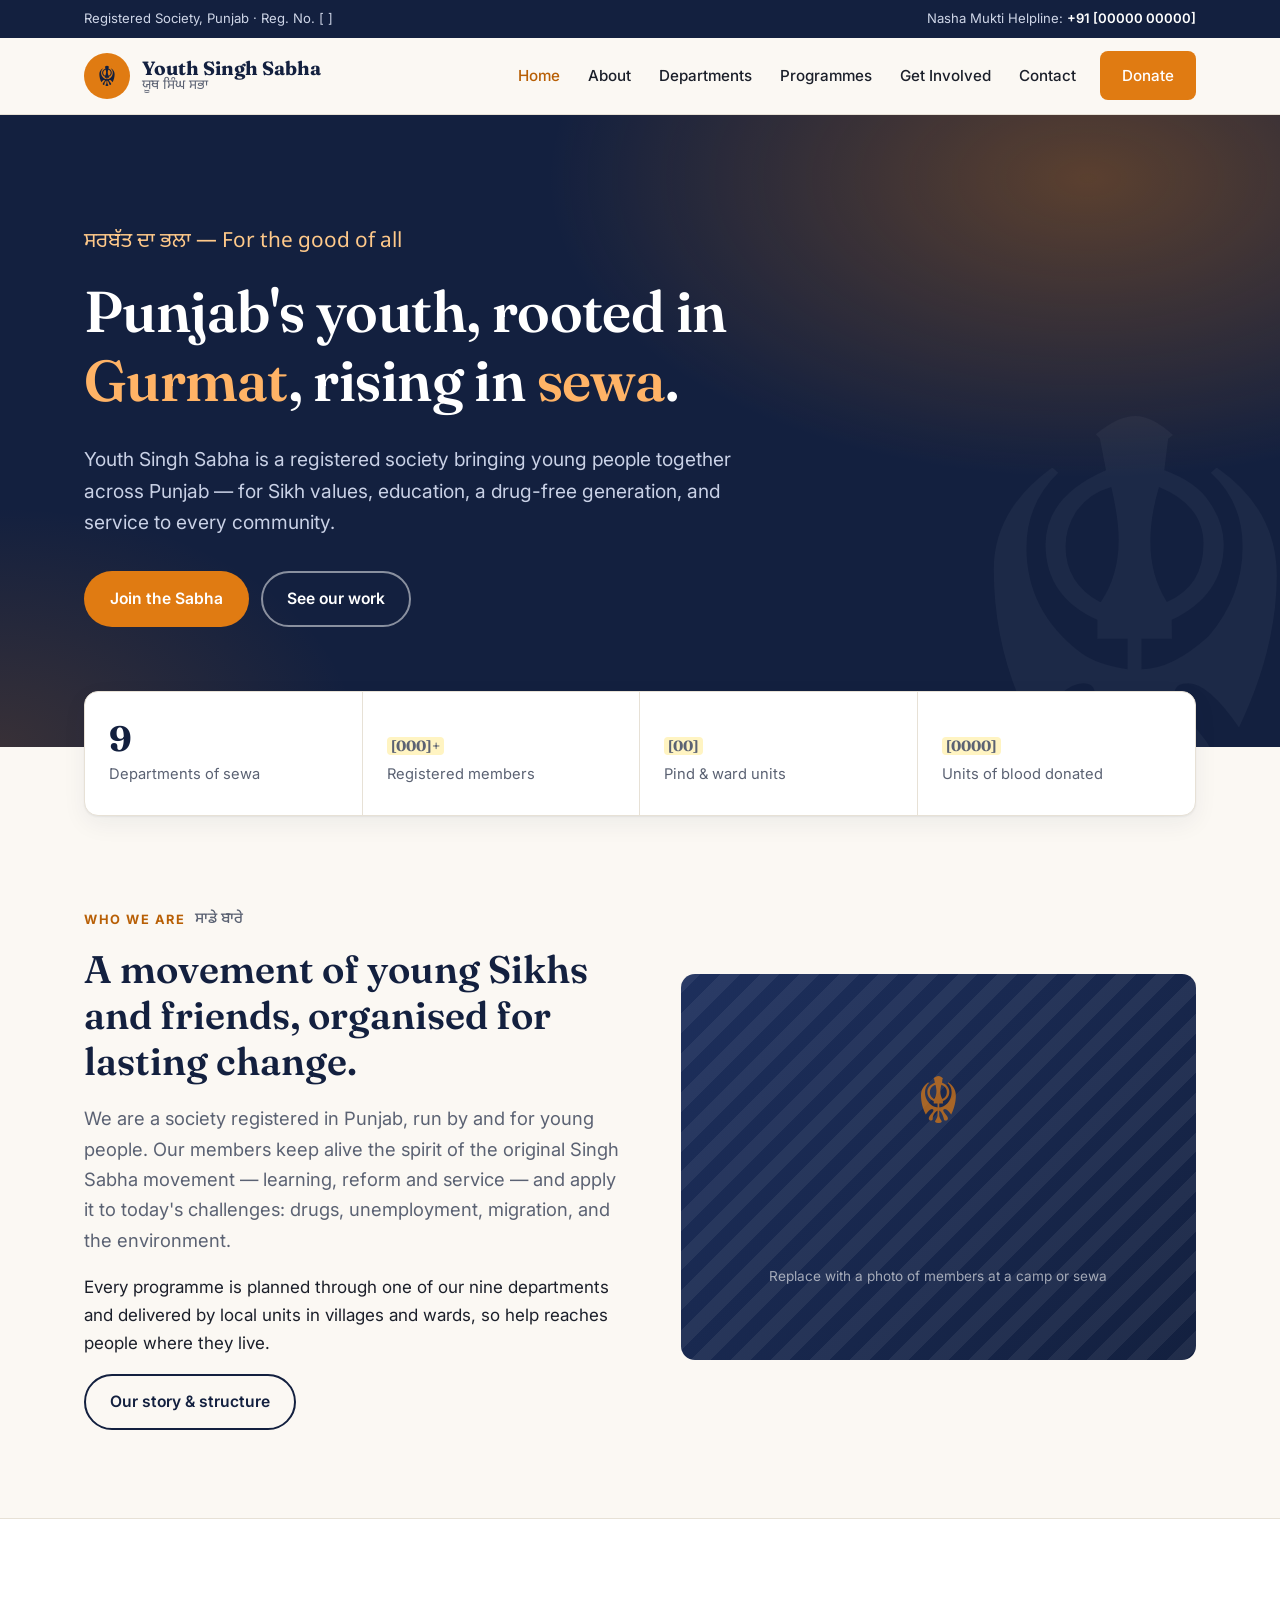
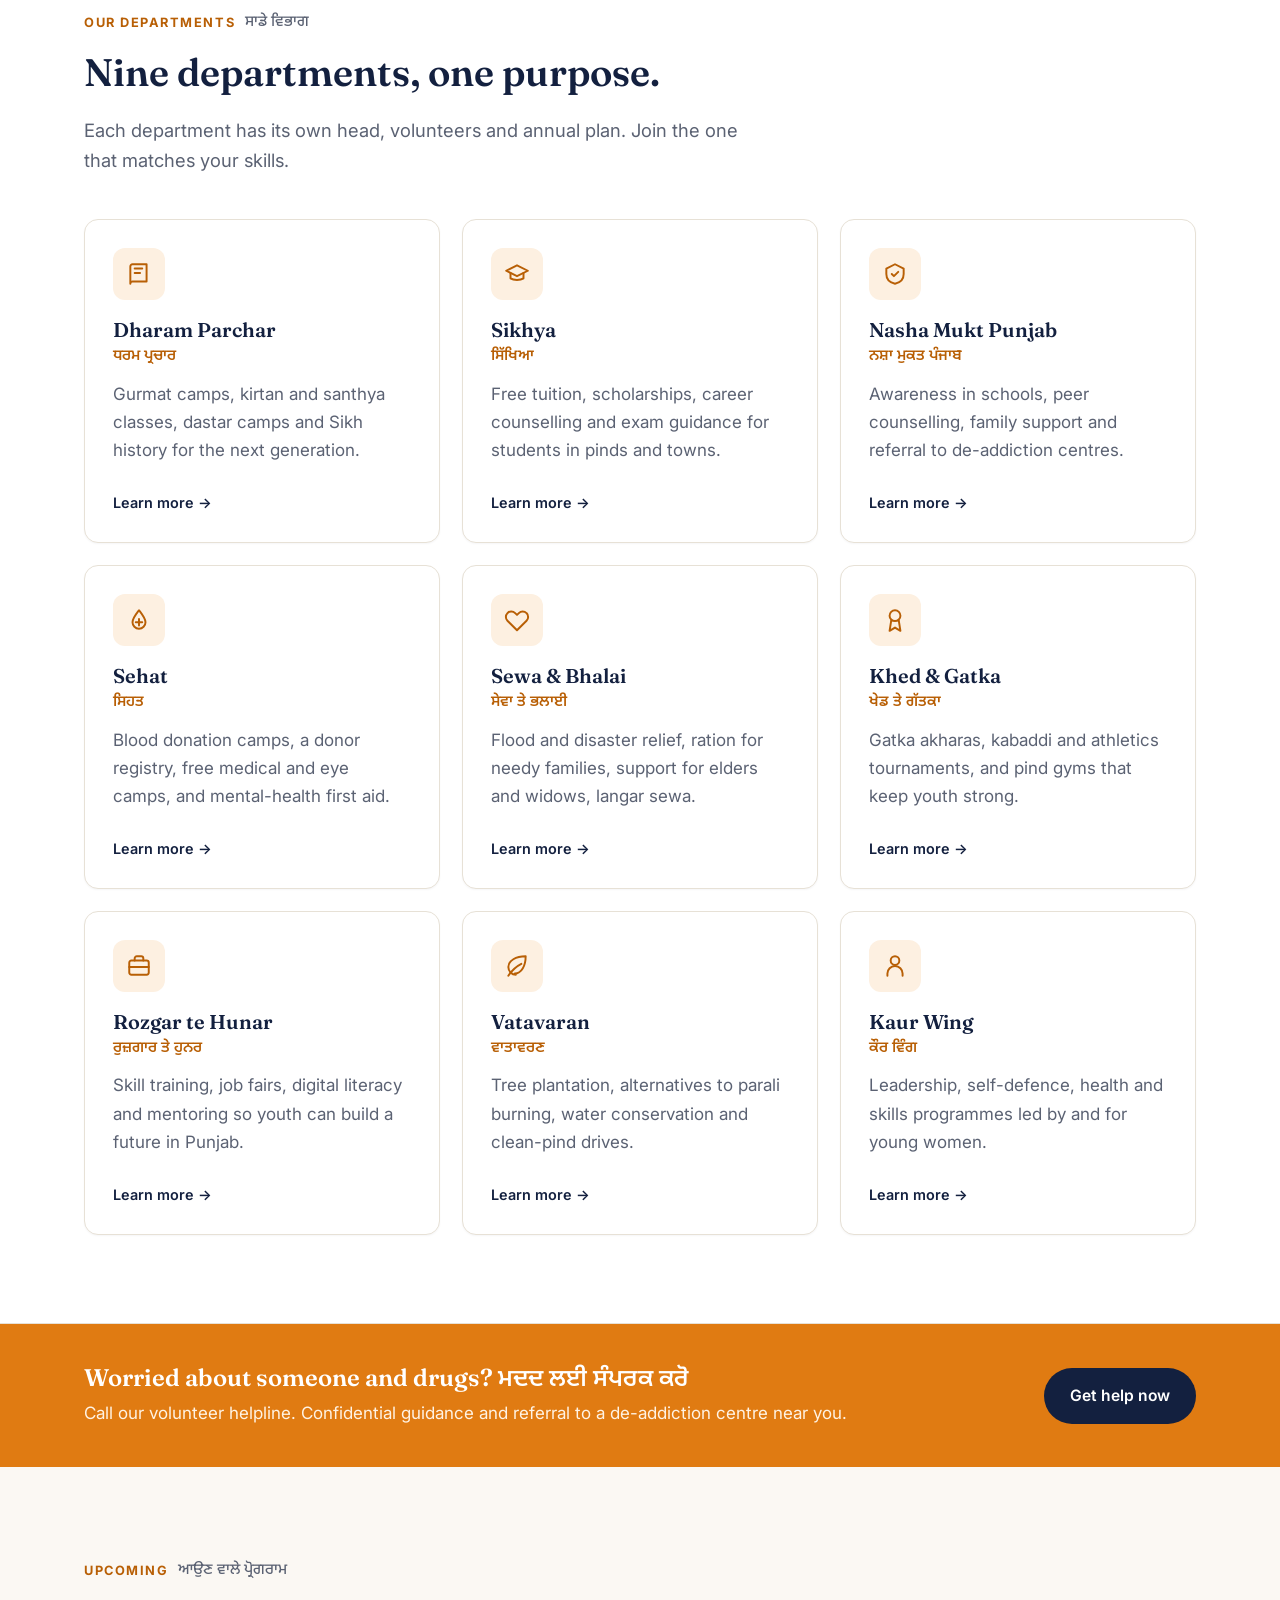
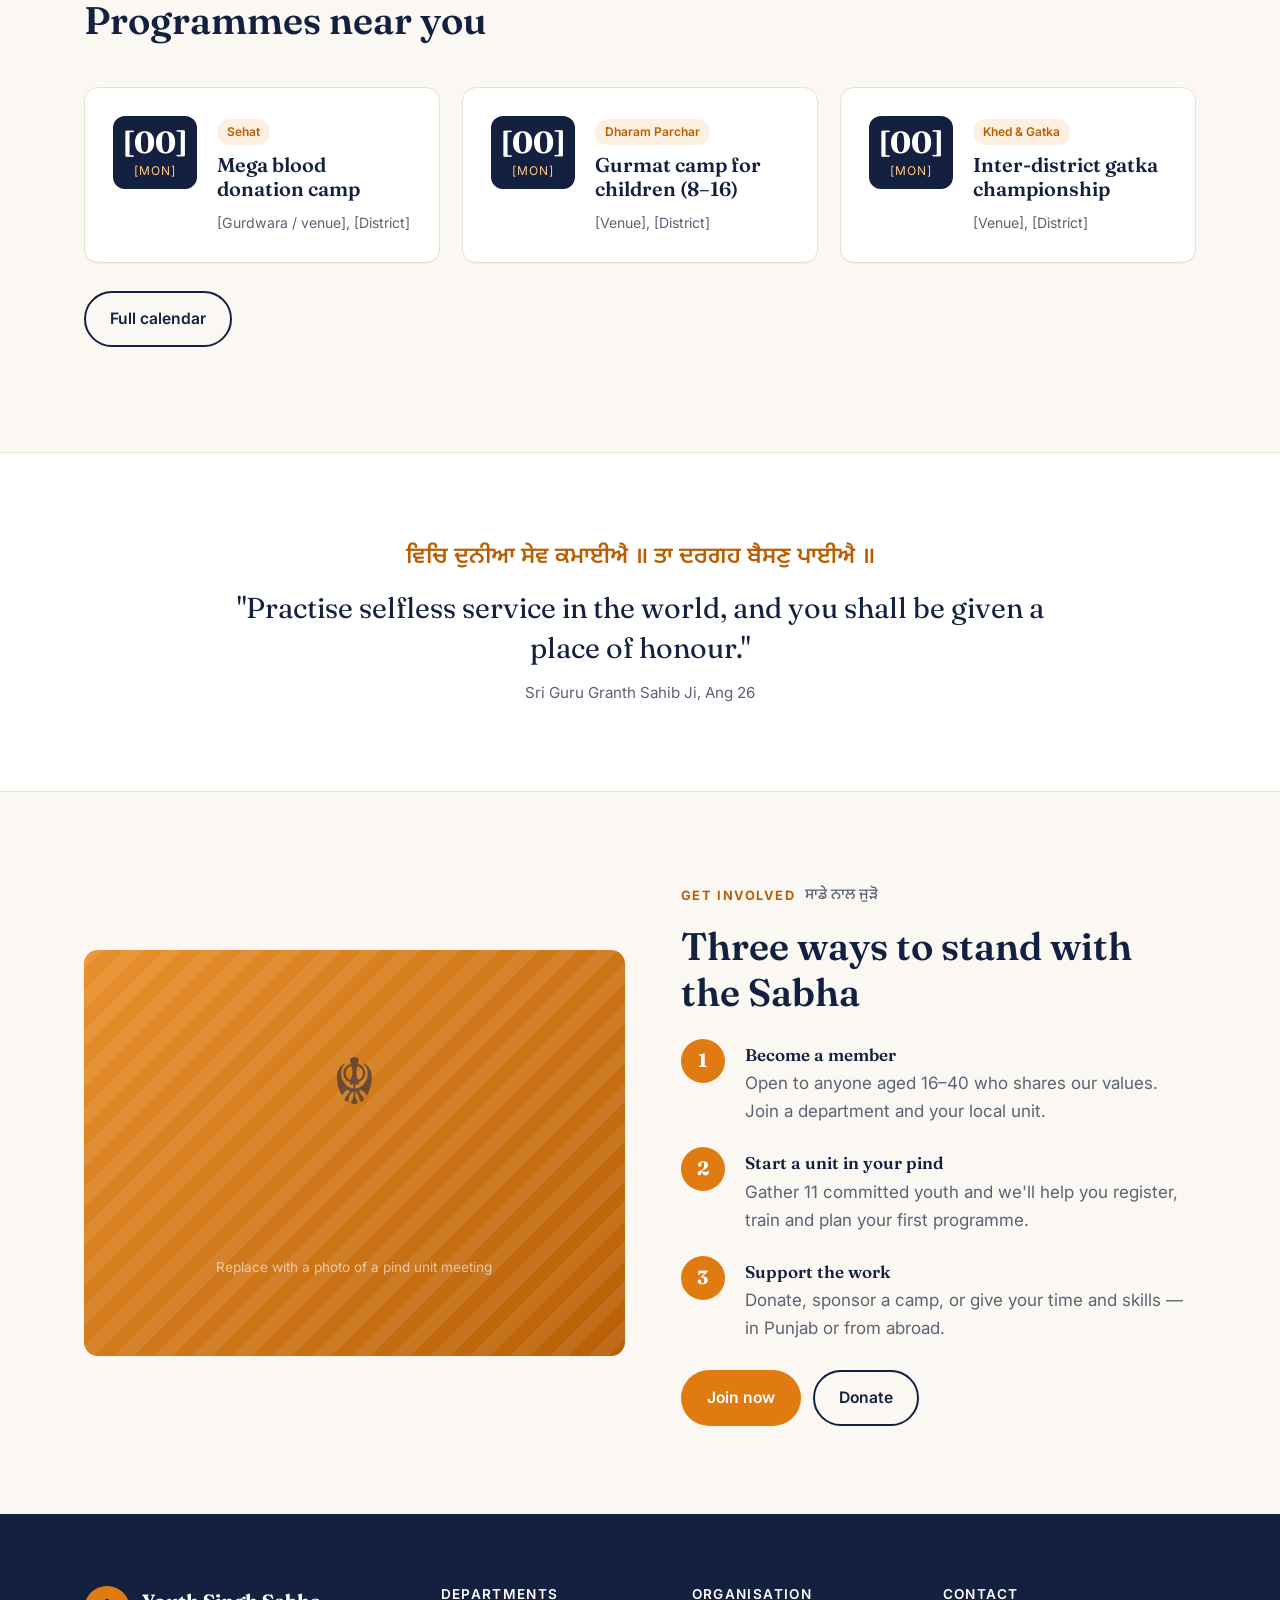
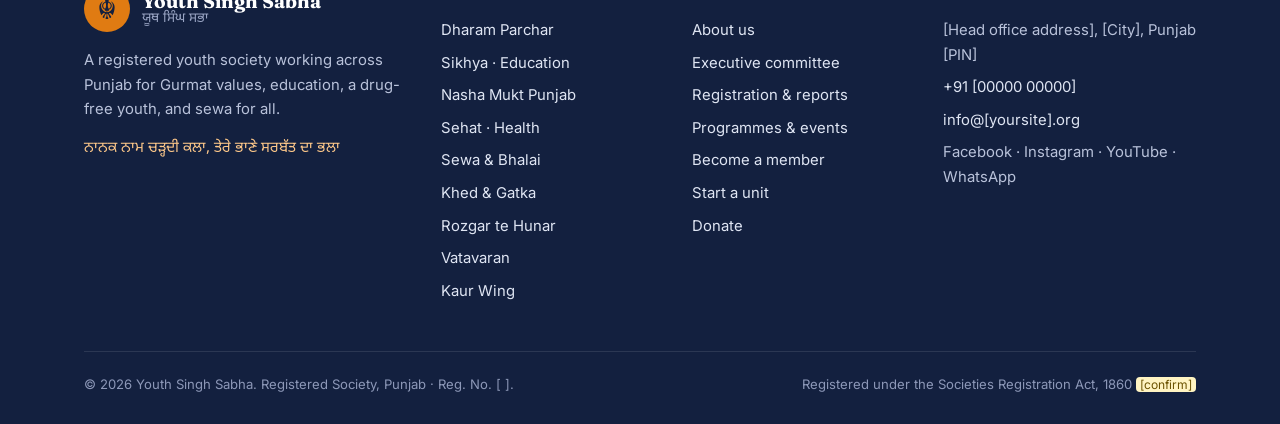
<file: index.html>
<!doctype html>
<html lang="en">
<head>
  <meta charset="utf-8">
  <meta name="viewport" content="width=device-width, initial-scale=1">
  <title>Youth Singh Sabha | ਯੂਥ ਸਿੰਘ ਸਭਾ — Registered Youth Society, Punjab</title>
  <meta name="description" content="Youth Singh Sabha is a registered society in Punjab working for Gurmat values, education, a drug-free youth, health, sports and sewa across the state.">
  <link rel="icon" href="assets/favicon.svg" type="image/svg+xml">
  <link rel="preconnect" href="https://fonts.googleapis.com">
  <link rel="preconnect" href="https://fonts.gstatic.com" crossorigin>
  <link href="https://fonts.googleapis.com/css2?family=Fraunces:opsz,wght@9..144,500;9..144,600;9..144,700&family=Inter:wght@400;500;600;700&family=Noto+Sans+Gurmukhi:wght@400;500;600&display=swap" rel="stylesheet">
  <link rel="stylesheet" href="assets/styles.css">
</head>
<body>
  <div id="site-header"></div>

  <main>
    <section class="hero">
      <div class="wrap">
        <div class="gur-line">ਸਰਬੱਤ ਦਾ ਭਲਾ — For the good of all</div>
        <h1>Punjab's youth, rooted in <em>Gurmat</em>, rising in <em>sewa</em>.</h1>
        <p class="lead">Youth Singh Sabha is a registered society bringing young people together across Punjab — for Sikh values, education, a drug-free generation, and service to every community.</p>
        <div class="btn-row">
          <a class="btn btn-primary" href="get-involved.html">Join the Sabha</a>
          <a class="btn btn-light" href="departments.html">See our work</a>
        </div>
      </div>
    </section>

    <div class="stats"><div class="wrap">
      <div class="stats-grid">
        <div class="stat"><b>9</b><span>Departments of sewa</span></div>
        <div class="stat"><b><span class="ph">[000]+</span></b><span>Registered members</span></div>
        <div class="stat"><b><span class="ph">[00]</span></b><span>Pind &amp; ward units</span></div>
        <div class="stat"><b><span class="ph">[0000]</span></b><span>Units of blood donated</span></div>
      </div>
    </div></div>

    <section>
      <div class="wrap split">
        <div>
          <div class="eyebrow">Who we are <span class="gur">ਸਾਡੇ ਬਾਰੇ</span></div>
          <h2>A movement of young Sikhs and friends, organised for lasting change.</h2>
          <p class="lead">We are a society registered in Punjab, run by and for young people. Our members keep alive the spirit of the original Singh Sabha movement — learning, reform and service — and apply it to today's challenges: drugs, unemployment, migration, and the environment.</p>
          <p>Every programme is planned through one of our nine departments and delivered by local units in villages and wards, so help reaches people where they live.</p>
          <a class="btn btn-outline" href="about.html">Our story &amp; structure</a>
        </div>
        <div class="photo">Replace with a photo of members at a camp or sewa</div>
      </div>
    </section>

    <section class="section-alt">
      <div class="wrap">
        <div class="section-head">
          <div class="eyebrow">Our departments <span class="gur">ਸਾਡੇ ਵਿਭਾਗ</span></div>
          <h2>Nine departments, one purpose.</h2>
          <p class="lead">Each department has its own head, volunteers and annual plan. Join the one that matches your skills.</p>
        </div>
        <div class="grid g3">
          <a class="card dept-card" href="departments.html#dharam-parchar">
            <div class="dept-icon"><svg viewBox="0 0 24 24" fill="none" stroke="currentColor" stroke-width="1.8" stroke-linecap="round" stroke-linejoin="round"><path d="M4 19.5V5a2 2 0 0 1 2-2h13v16H6a2 2 0 0 0-2 2z"/><path d="M8 7h7M8 11h5"/></svg></div>
            <h3>Dharam Parchar</h3><span class="gur">ਧਰਮ ਪ੍ਰਚਾਰ</span>
            <p>Gurmat camps, kirtan and santhya classes, dastar camps and Sikh history for the next generation.</p>
            <span class="more">Learn more →</span>
          </a>
          <a class="card dept-card" href="departments.html#sikhya">
            <div class="dept-icon"><svg viewBox="0 0 24 24" fill="none" stroke="currentColor" stroke-width="1.8" stroke-linecap="round" stroke-linejoin="round"><path d="M2 9l10-5 10 5-10 5z"/><path d="M6 11v5c3 2 9 2 12 0v-5"/></svg></div>
            <h3>Sikhya</h3><span class="gur">ਸਿੱਖਿਆ</span>
            <p>Free tuition, scholarships, career counselling and exam guidance for students in pinds and towns.</p>
            <span class="more">Learn more →</span>
          </a>
          <a class="card dept-card" href="departments.html#nasha-mukt">
            <div class="dept-icon"><svg viewBox="0 0 24 24" fill="none" stroke="currentColor" stroke-width="1.8" stroke-linecap="round" stroke-linejoin="round"><path d="M12 3l8 4v5c0 5-3.5 8-8 9-4.5-1-8-4-8-9V7z"/><path d="M9 12l2 2 4-4"/></svg></div>
            <h3>Nasha Mukt Punjab</h3><span class="gur">ਨਸ਼ਾ ਮੁਕਤ ਪੰਜਾਬ</span>
            <p>Awareness in schools, peer counselling, family support and referral to de-addiction centres.</p>
            <span class="more">Learn more →</span>
          </a>
          <a class="card dept-card" href="departments.html#sehat">
            <div class="dept-icon"><svg viewBox="0 0 24 24" fill="none" stroke="currentColor" stroke-width="1.8" stroke-linecap="round" stroke-linejoin="round"><path d="M12 3c3 4 6 7.5 6 11a6 6 0 0 1-12 0c0-3.5 3-7 6-11z"/><path d="M12 11v6M9 14h6"/></svg></div>
            <h3>Sehat</h3><span class="gur">ਸਿਹਤ</span>
            <p>Blood donation camps, a donor registry, free medical and eye camps, and mental-health first aid.</p>
            <span class="more">Learn more →</span>
          </a>
          <a class="card dept-card" href="departments.html#sewa">
            <div class="dept-icon"><svg viewBox="0 0 24 24" fill="none" stroke="currentColor" stroke-width="1.8" stroke-linecap="round" stroke-linejoin="round"><path d="M20.8 5.6a5 5 0 0 0-7.1 0L12 7.3l-1.7-1.7a5 5 0 0 0-7.1 7.1L12 21.5l8.8-8.8a5 5 0 0 0 0-7.1z"/></svg></div>
            <h3>Sewa &amp; Bhalai</h3><span class="gur">ਸੇਵਾ ਤੇ ਭਲਾਈ</span>
            <p>Flood and disaster relief, ration for needy families, support for elders and widows, langar sewa.</p>
            <span class="more">Learn more →</span>
          </a>
          <a class="card dept-card" href="departments.html#khed">
            <div class="dept-icon"><svg viewBox="0 0 24 24" fill="none" stroke="currentColor" stroke-width="1.8" stroke-linecap="round" stroke-linejoin="round"><circle cx="12" cy="8" r="5"/><path d="M8.5 12.5L7 22l5-3 5 3-1.5-9.5"/></svg></div>
            <h3>Khed &amp; Gatka</h3><span class="gur">ਖੇਡ ਤੇ ਗੱਤਕਾ</span>
            <p>Gatka akharas, kabaddi and athletics tournaments, and pind gyms that keep youth strong.</p>
            <span class="more">Learn more →</span>
          </a>
          <a class="card dept-card" href="departments.html#rozgar">
            <div class="dept-icon"><svg viewBox="0 0 24 24" fill="none" stroke="currentColor" stroke-width="1.8" stroke-linecap="round" stroke-linejoin="round"><rect x="3" y="7" width="18" height="13" rx="2"/><path d="M8 7V5a2 2 0 0 1 2-2h4a2 2 0 0 1 2 2v2M3 13h18"/></svg></div>
            <h3>Rozgar te Hunar</h3><span class="gur">ਰੁਜ਼ਗਾਰ ਤੇ ਹੁਨਰ</span>
            <p>Skill training, job fairs, digital literacy and mentoring so youth can build a future in Punjab.</p>
            <span class="more">Learn more →</span>
          </a>
          <a class="card dept-card" href="departments.html#vatavaran">
            <div class="dept-icon"><svg viewBox="0 0 24 24" fill="none" stroke="currentColor" stroke-width="1.8" stroke-linecap="round" stroke-linejoin="round"><path d="M11 20A7 7 0 0 1 4 13c0-6 7-10 16-10 0 9-4 16-10 16z"/><path d="M4 21c4-6 8-9 12-11"/></svg></div>
            <h3>Vatavaran</h3><span class="gur">ਵਾਤਾਵਰਣ</span>
            <p>Tree plantation, alternatives to parali burning, water conservation and clean-pind drives.</p>
            <span class="more">Learn more →</span>
          </a>
          <a class="card dept-card" href="departments.html#kaur-wing">
            <div class="dept-icon"><svg viewBox="0 0 24 24" fill="none" stroke="currentColor" stroke-width="1.8" stroke-linecap="round" stroke-linejoin="round"><circle cx="12" cy="7" r="4"/><path d="M5 21v-2a7 7 0 0 1 14 0v2"/></svg></div>
            <h3>Kaur Wing</h3><span class="gur">ਕੌਰ ਵਿੰਗ</span>
            <p>Leadership, self-defence, health and skills programmes led by and for young women.</p>
            <span class="more">Learn more →</span>
          </a>
        </div>
      </div>
    </section>

    <div class="band"><div class="wrap">
      <div>
        <h3>Worried about someone and drugs? <span class="gur">ਮਦਦ ਲਈ ਸੰਪਰਕ ਕਰੋ</span></h3>
        <p>Call our volunteer helpline. Confidential guidance and referral to a de-addiction centre near you.</p>
      </div>
      <a class="btn" href="contact.html#helplines">Get help now</a>
    </div></div>

    <section>
      <div class="wrap">
        <div class="section-head">
          <div class="eyebrow">Upcoming <span class="gur">ਆਉਣ ਵਾਲੇ ਪ੍ਰੋਗਰਾਮ</span></div>
          <h2>Programmes near you</h2>
        </div>
        <div class="grid g3">
          <div class="card event">
            <div class="event-date"><b>[00]</b><span>[Mon]</span></div>
            <div><span class="tag">Sehat</span><h3>Mega blood donation camp</h3><p class="meta">[Gurdwara / venue], [District]</p></div>
          </div>
          <div class="card event">
            <div class="event-date"><b>[00]</b><span>[Mon]</span></div>
            <div><span class="tag">Dharam Parchar</span><h3>Gurmat camp for children (8–16)</h3><p class="meta">[Venue], [District]</p></div>
          </div>
          <div class="card event">
            <div class="event-date"><b>[00]</b><span>[Mon]</span></div>
            <div><span class="tag">Khed &amp; Gatka</span><h3>Inter-district gatka championship</h3><p class="meta">[Venue], [District]</p></div>
          </div>
        </div>
        <p style="margin-top:28px"><a class="btn btn-outline" href="programmes.html">Full calendar</a></p>
      </div>
    </section>

    <section class="section-alt">
      <div class="wrap">
        <blockquote class="quote">
          <span class="gur">ਵਿਚਿ ਦੁਨੀਆ ਸੇਵ ਕਮਾਈਐ ॥ ਤਾ ਦਰਗਹ ਬੈਸਣੁ ਪਾਈਐ ॥</span>
          "Practise selfless service in the world, and you shall be given a place of honour."
          <cite>Sri Guru Granth Sahib Ji, Ang 26</cite>
        </blockquote>
      </div>
    </section>

    <section>
      <div class="wrap split">
        <div class="photo kesri">Replace with a photo of a pind unit meeting</div>
        <div>
          <div class="eyebrow">Get involved <span class="gur">ਸਾਡੇ ਨਾਲ ਜੁੜੋ</span></div>
          <h2>Three ways to stand with the Sabha</h2>
          <div class="steps" style="margin:24px 0 28px">
            <div class="step"><h4>Become a member</h4><p>Open to anyone aged 16–40 who shares our values. Join a department and your local unit.</p></div>
            <div class="step"><h4>Start a unit in your pind</h4><p>Gather 11 committed youth and we'll help you register, train and plan your first programme.</p></div>
            <div class="step"><h4>Support the work</h4><p>Donate, sponsor a camp, or give your time and skills — in Punjab or from abroad.</p></div>
          </div>
          <div class="btn-row">
            <a class="btn btn-primary" href="get-involved.html">Join now</a>
            <a class="btn btn-outline" href="donate.html">Donate</a>
          </div>
        </div>
      </div>
    </section>
  </main>

  <div id="site-footer"></div>
  <script src="assets/main.js"></script>
</body>
</html>
</file>
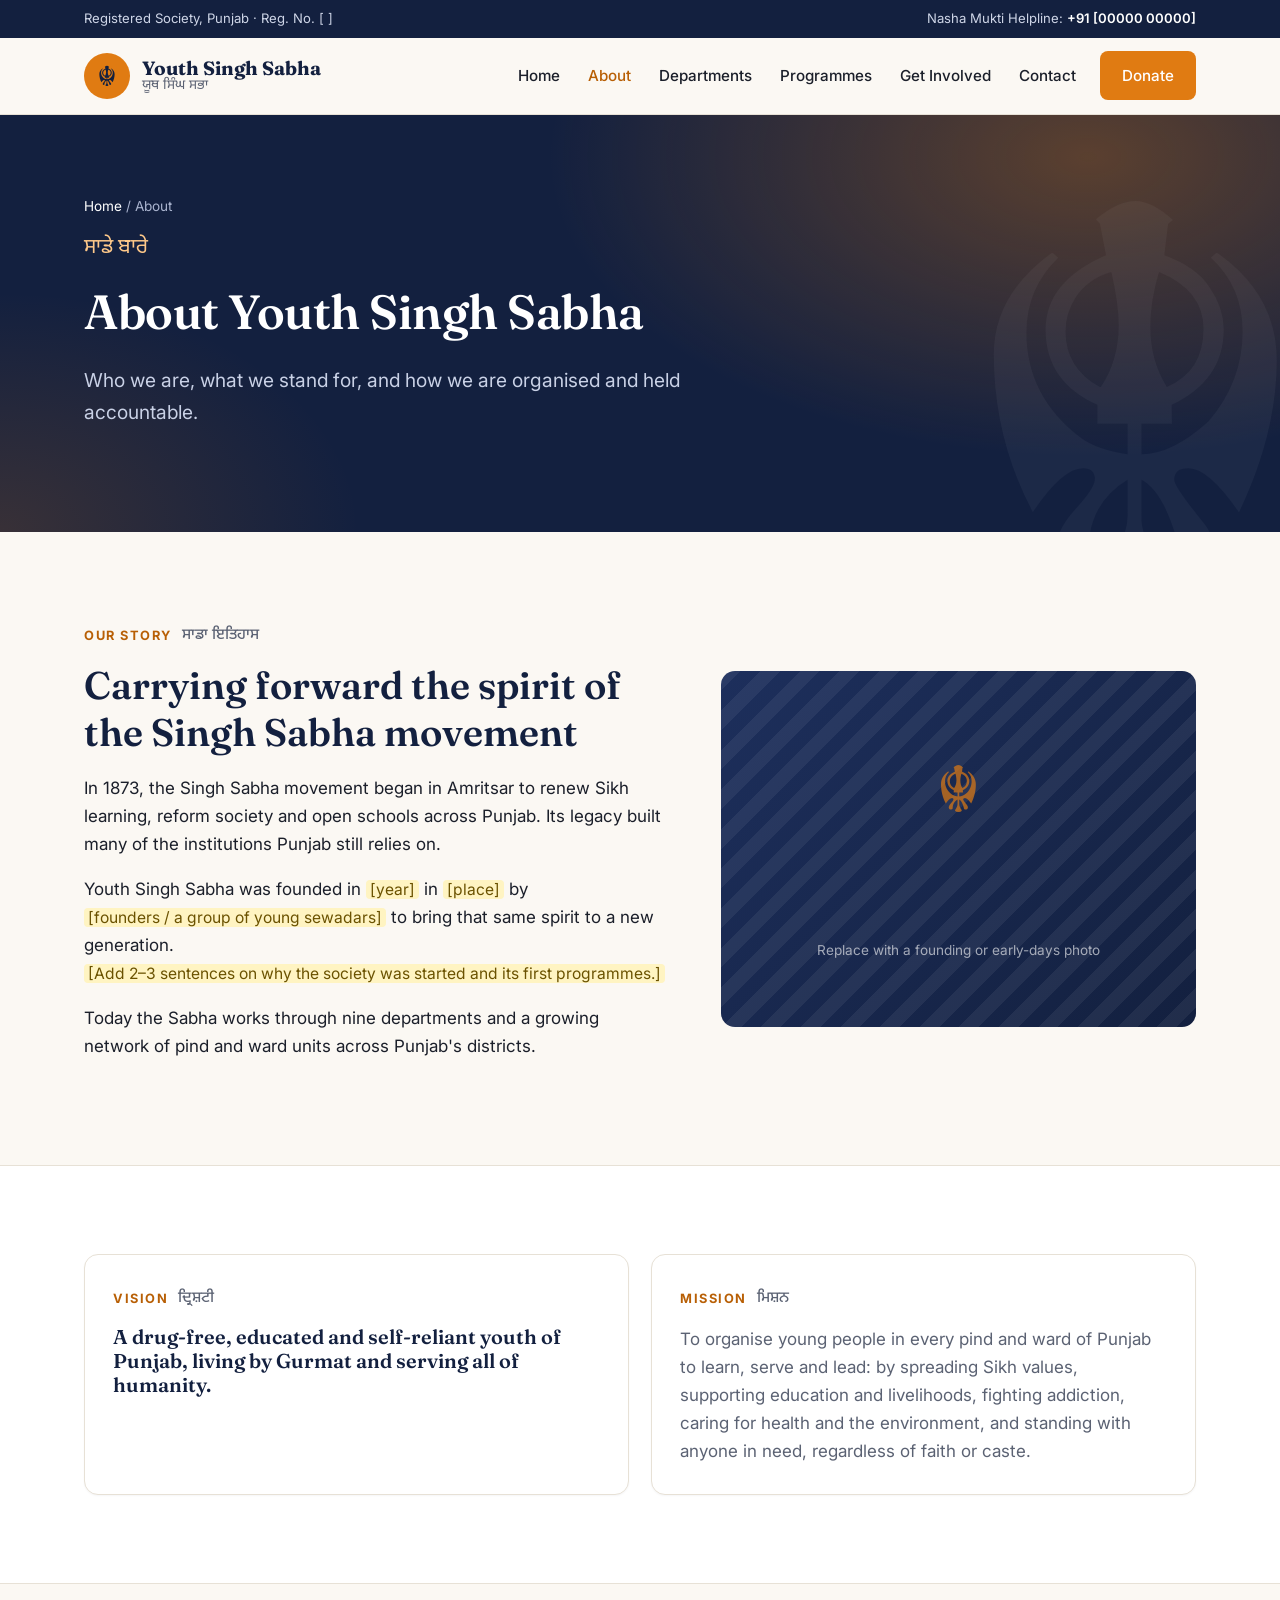
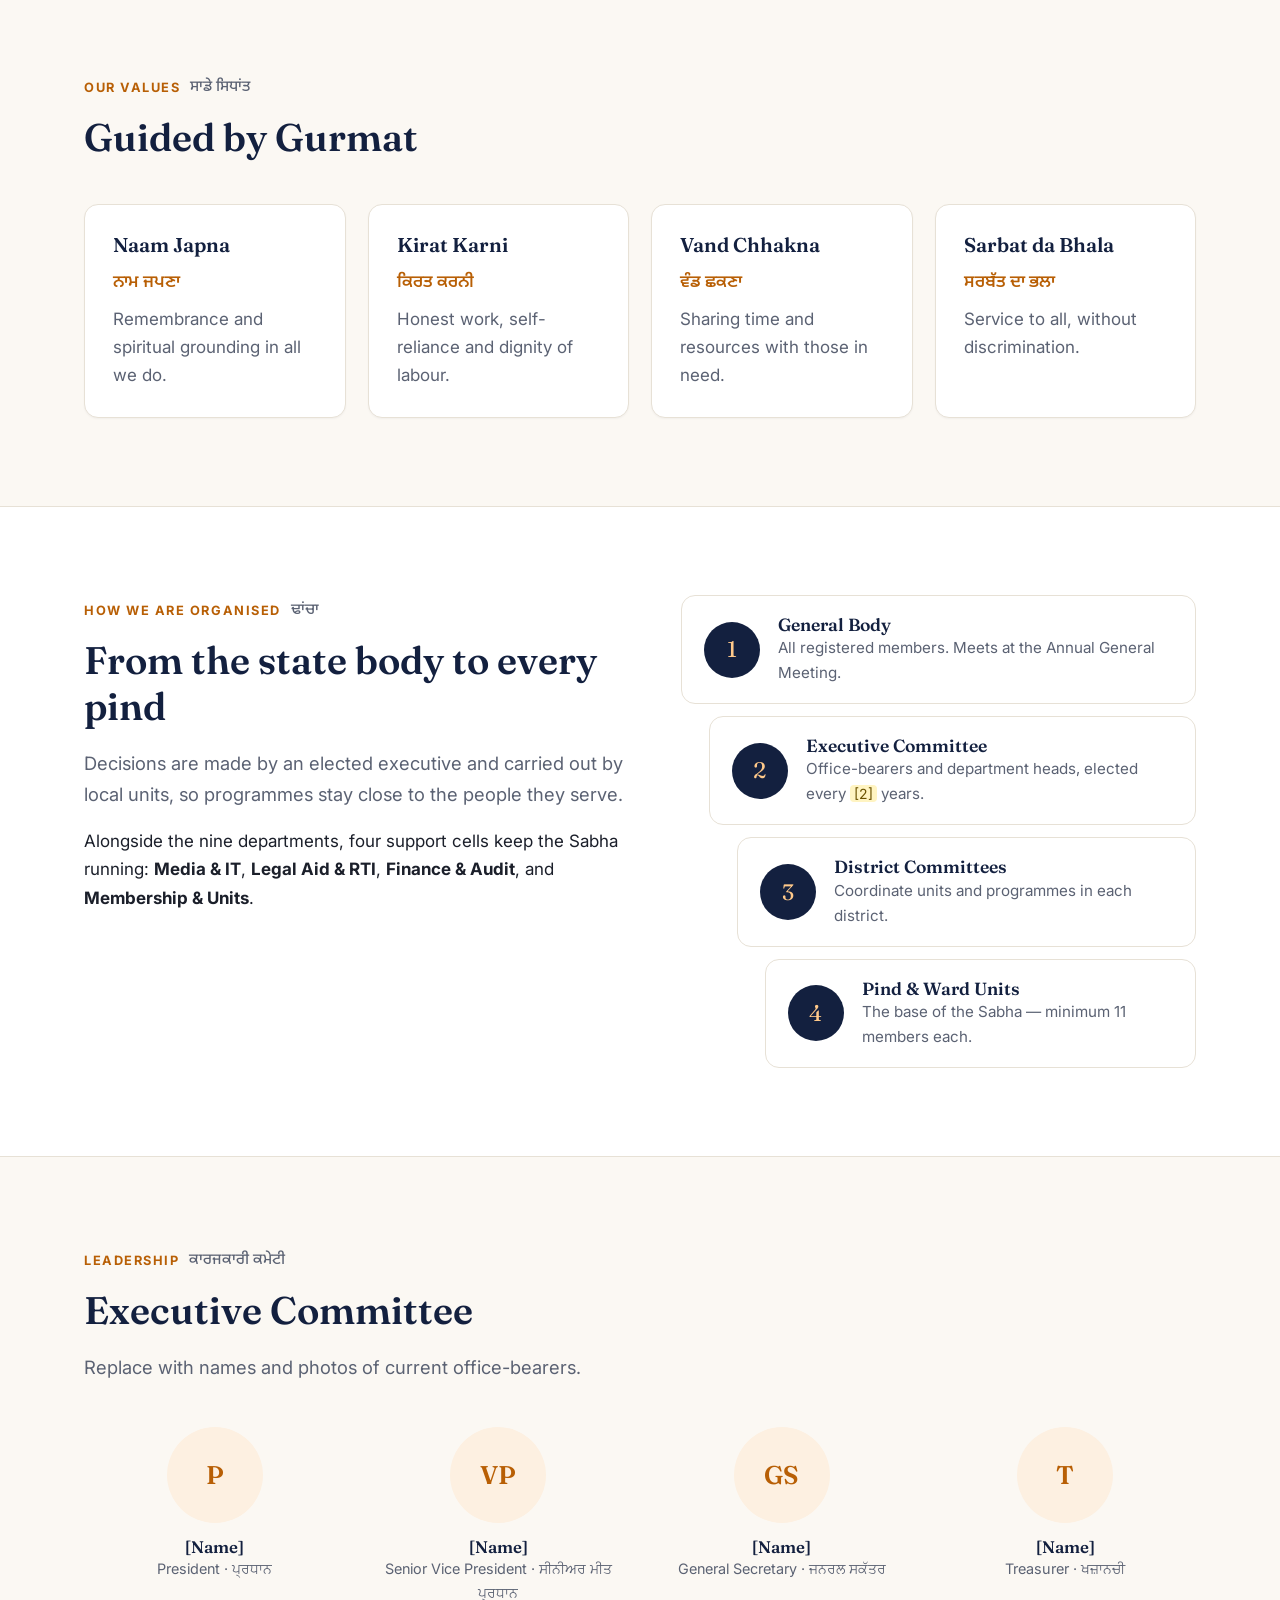
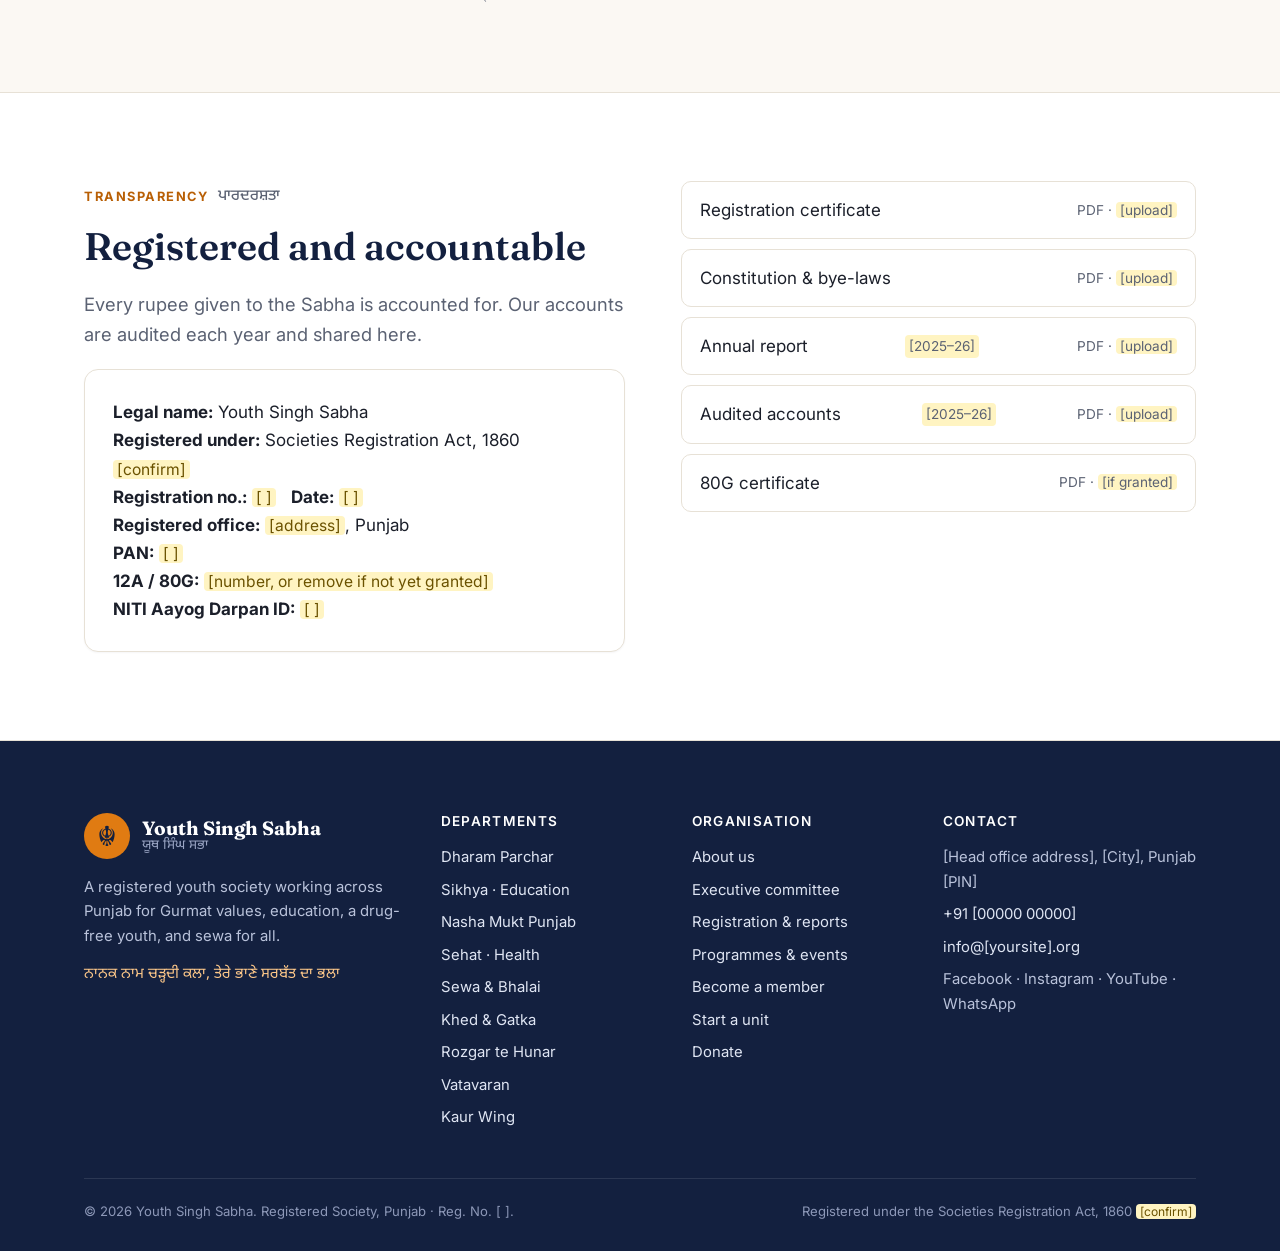
<file: about.html>
<!doctype html>
<html lang="en">
<head>
  <meta charset="utf-8">
  <meta name="viewport" content="width=device-width, initial-scale=1">
  <title>About | Youth Singh Sabha</title>
  <meta name="description" content="The story, vision, structure, committee and registration details of Youth Singh Sabha, a registered society in Punjab.">
  <link rel="icon" href="assets/favicon.svg" type="image/svg+xml">
  <link rel="preconnect" href="https://fonts.googleapis.com">
  <link rel="preconnect" href="https://fonts.gstatic.com" crossorigin>
  <link href="https://fonts.googleapis.com/css2?family=Fraunces:opsz,wght@9..144,500;9..144,600;9..144,700&family=Inter:wght@400;500;600;700&family=Noto+Sans+Gurmukhi:wght@400;500;600&display=swap" rel="stylesheet">
  <link rel="stylesheet" href="assets/styles.css">
</head>
<body>
  <div id="site-header"></div>

  <main>
    <section class="hero hero-small">
      <div class="wrap">
        <div class="crumbs"><a href="index.html">Home</a> / About</div>
        <div class="gur-line">ਸਾਡੇ ਬਾਰੇ</div>
        <h1>About Youth Singh Sabha</h1>
        <p class="lead">Who we are, what we stand for, and how we are organised and held accountable.</p>
      </div>
    </section>

    <section>
      <div class="wrap split">
        <div>
          <div class="eyebrow">Our story <span class="gur">ਸਾਡਾ ਇਤਿਹਾਸ</span></div>
          <h2>Carrying forward the spirit of the Singh Sabha movement</h2>
          <p>In 1873, the Singh Sabha movement began in Amritsar to renew Sikh learning, reform society and open schools across Punjab. Its legacy built many of the institutions Punjab still relies on.</p>
          <p>Youth Singh Sabha was founded in <span class="ph">[year]</span> in <span class="ph">[place]</span> by <span class="ph">[founders / a group of young sewadars]</span> to bring that same spirit to a new generation. <span class="ph">[Add 2–3 sentences on why the society was started and its first programmes.]</span></p>
          <p>Today the Sabha works through nine departments and a growing network of pind and ward units across Punjab's districts.</p>
        </div>
        <div class="photo">Replace with a founding or early-days photo</div>
      </div>
    </section>

    <section class="section-alt">
      <div class="wrap">
        <div class="grid g2">
          <div class="card">
            <div class="eyebrow">Vision <span class="gur">ਦ੍ਰਿਸ਼ਟੀ</span></div>
            <h3>A drug-free, educated and self-reliant youth of Punjab, living by Gurmat and serving all of humanity.</h3>
          </div>
          <div class="card">
            <div class="eyebrow">Mission <span class="gur">ਮਿਸ਼ਨ</span></div>
            <p>To organise young people in every pind and ward of Punjab to learn, serve and lead: by spreading Sikh values, supporting education and livelihoods, fighting addiction, caring for health and the environment, and standing with anyone in need, regardless of faith or caste.</p>
          </div>
        </div>
      </div>
    </section>

    <section>
      <div class="wrap">
        <div class="section-head">
          <div class="eyebrow">Our values <span class="gur">ਸਾਡੇ ਸਿਧਾਂਤ</span></div>
          <h2>Guided by Gurmat</h2>
        </div>
        <div class="grid g4">
          <div class="card"><h3>Naam Japna</h3><span class="gur" style="color:var(--kesri-deep)">ਨਾਮ ਜਪਣਾ</span><p style="margin-top:8px">Remembrance and spiritual grounding in all we do.</p></div>
          <div class="card"><h3>Kirat Karni</h3><span class="gur" style="color:var(--kesri-deep)">ਕਿਰਤ ਕਰਨੀ</span><p style="margin-top:8px">Honest work, self-reliance and dignity of labour.</p></div>
          <div class="card"><h3>Vand Chhakna</h3><span class="gur" style="color:var(--kesri-deep)">ਵੰਡ ਛਕਣਾ</span><p style="margin-top:8px">Sharing time and resources with those in need.</p></div>
          <div class="card"><h3>Sarbat da Bhala</h3><span class="gur" style="color:var(--kesri-deep)">ਸਰਬੱਤ ਦਾ ਭਲਾ</span><p style="margin-top:8px">Service to all, without discrimination.</p></div>
        </div>
      </div>
    </section>

    <section class="section-alt" id="structure">
      <div class="wrap split" style="align-items:start">
        <div>
          <div class="eyebrow">How we are organised <span class="gur">ਢਾਂਚਾ</span></div>
          <h2>From the state body to every pind</h2>
          <p class="lead">Decisions are made by an elected executive and carried out by local units, so programmes stay close to the people they serve.</p>
          <p>Alongside the nine departments, four support cells keep the Sabha running: <b>Media &amp; IT</b>, <b>Legal Aid &amp; RTI</b>, <b>Finance &amp; Audit</b>, and <b>Membership &amp; Units</b>.</p>
        </div>
        <div class="tiers">
          <div class="tier"><div class="lvl">1</div><div><h4>General Body</h4><p>All registered members. Meets at the Annual General Meeting.</p></div></div>
          <div class="tier"><div class="lvl">2</div><div><h4>Executive Committee</h4><p>Office-bearers and department heads, elected every <span class="ph">[2]</span> years.</p></div></div>
          <div class="tier"><div class="lvl">3</div><div><h4>District Committees</h4><p>Coordinate units and programmes in each district.</p></div></div>
          <div class="tier"><div class="lvl">4</div><div><h4>Pind &amp; Ward Units</h4><p>The base of the Sabha — minimum 11 members each.</p></div></div>
        </div>
      </div>
    </section>

    <section id="committee">
      <div class="wrap">
        <div class="section-head">
          <div class="eyebrow">Leadership <span class="gur">ਕਾਰਜਕਾਰੀ ਕਮੇਟੀ</span></div>
          <h2>Executive Committee</h2>
          <p class="lead">Replace with names and photos of current office-bearers.</p>
        </div>
        <div class="grid g4">
          <div class="person"><div class="avatar">P</div><h4>[Name]</h4><p>President · ਪ੍ਰਧਾਨ</p></div>
          <div class="person"><div class="avatar">VP</div><h4>[Name]</h4><p>Senior Vice President · ਸੀਨੀਅਰ ਮੀਤ ਪ੍ਰਧਾਨ</p></div>
          <div class="person"><div class="avatar">GS</div><h4>[Name]</h4><p>General Secretary · ਜਨਰਲ ਸਕੱਤਰ</p></div>
          <div class="person"><div class="avatar">T</div><h4>[Name]</h4><p>Treasurer · ਖਜ਼ਾਨਚੀ</p></div>
        </div>
      </div>
    </section>

    <section class="section-alt" id="transparency">
      <div class="wrap split" style="align-items:start">
        <div>
          <div class="eyebrow">Transparency <span class="gur">ਪਾਰਦਰਸ਼ਤਾ</span></div>
          <h2>Registered and accountable</h2>
          <p class="lead">Every rupee given to the Sabha is accounted for. Our accounts are audited each year and shared here.</p>
          <div class="card" style="margin-top:20px">
            <p style="color:var(--ink)"><b>Legal name:</b> Youth Singh Sabha<br>
            <b>Registered under:</b> Societies Registration Act, 1860 <span class="ph">[confirm]</span><br>
            <b>Registration no.:</b> <span class="ph">[  ]</span> &nbsp; <b>Date:</b> <span class="ph">[  ]</span><br>
            <b>Registered office:</b> <span class="ph">[address]</span>, Punjab<br>
            <b>PAN:</b> <span class="ph">[  ]</span><br>
            <b>12A / 80G:</b> <span class="ph">[number, or remove if not yet granted]</span><br>
            <b>NITI Aayog Darpan ID:</b> <span class="ph">[  ]</span></p>
          </div>
        </div>
        <ul class="docs">
          <li>Registration certificate <span>PDF · <span class="ph">[upload]</span></span></li>
          <li>Constitution &amp; bye-laws <span>PDF · <span class="ph">[upload]</span></span></li>
          <li>Annual report <span class="ph">[2025–26]</span> <span>PDF · <span class="ph">[upload]</span></span></li>
          <li>Audited accounts <span class="ph">[2025–26]</span> <span>PDF · <span class="ph">[upload]</span></span></li>
          <li>80G certificate <span>PDF · <span class="ph">[if granted]</span></span></li>
        </ul>
      </div>
    </section>
  </main>

  <div id="site-footer"></div>
  <script src="assets/main.js"></script>
</body>
</html>
</file>
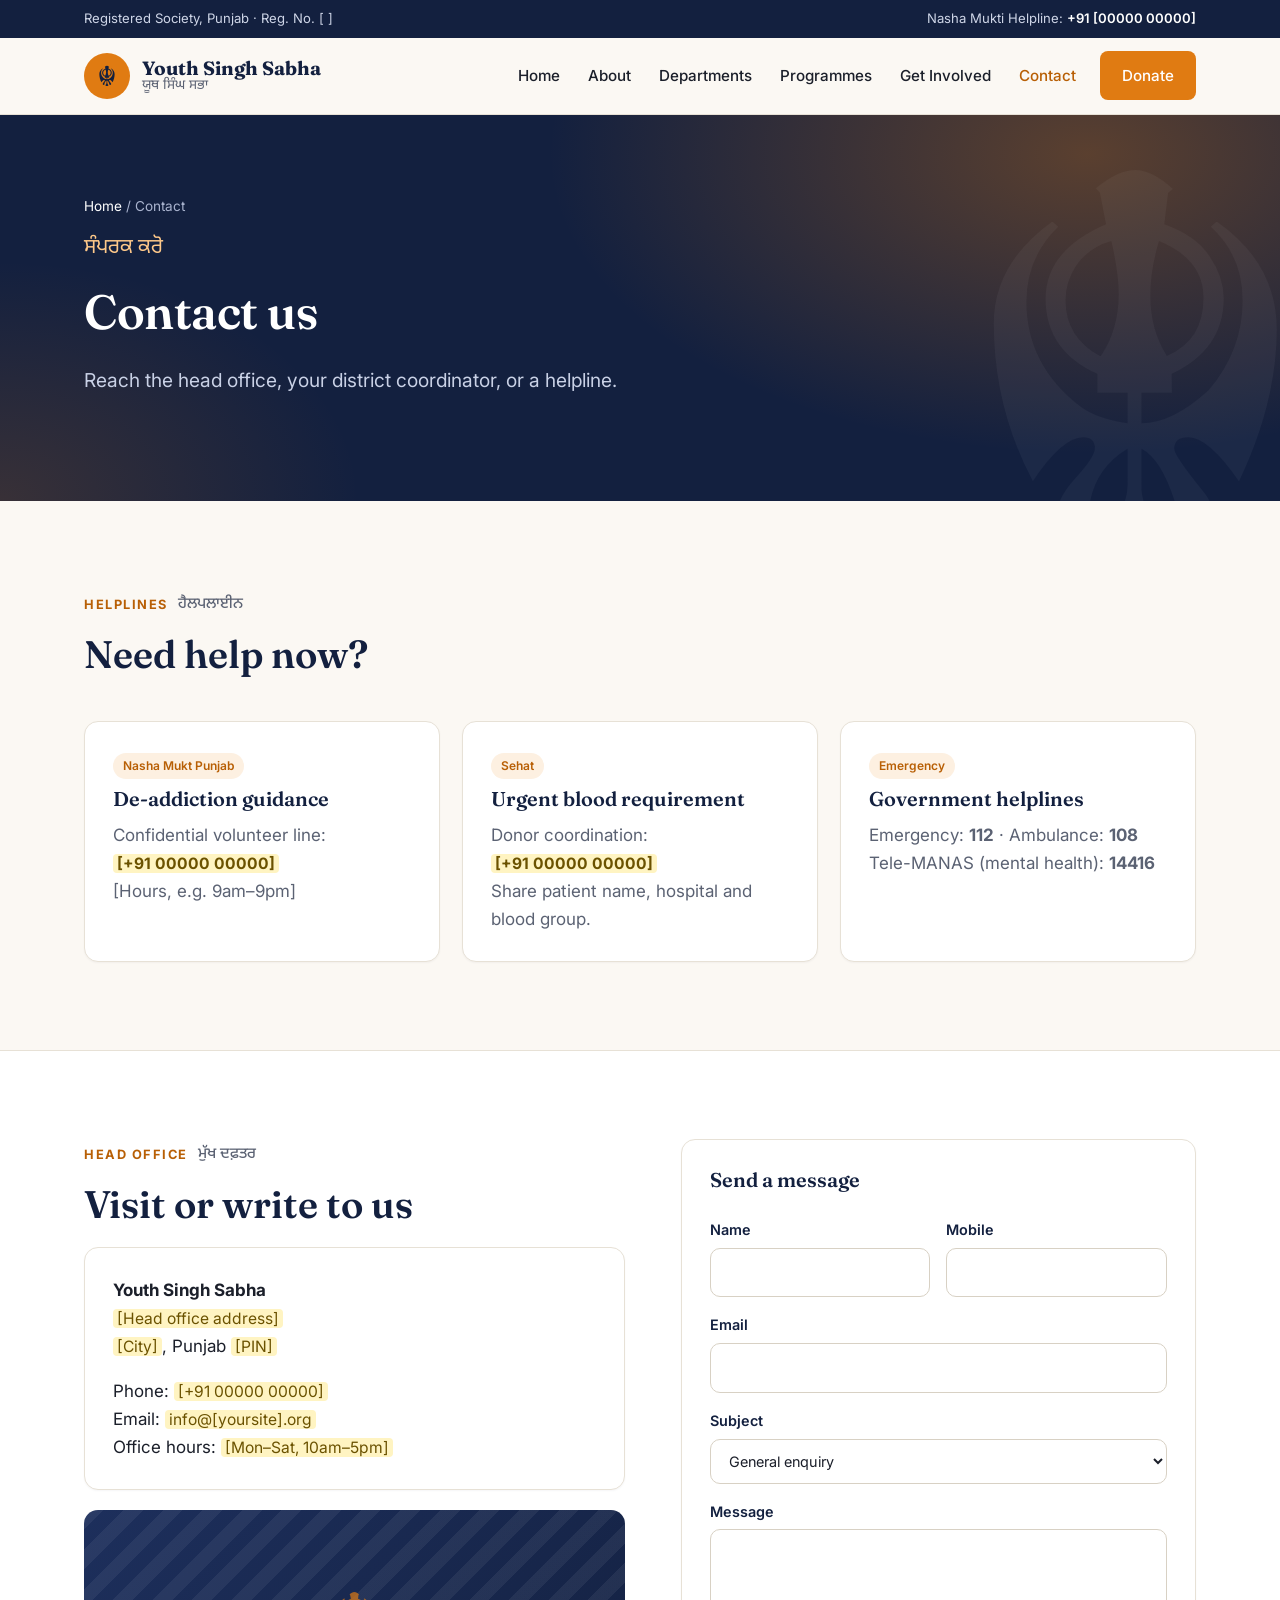
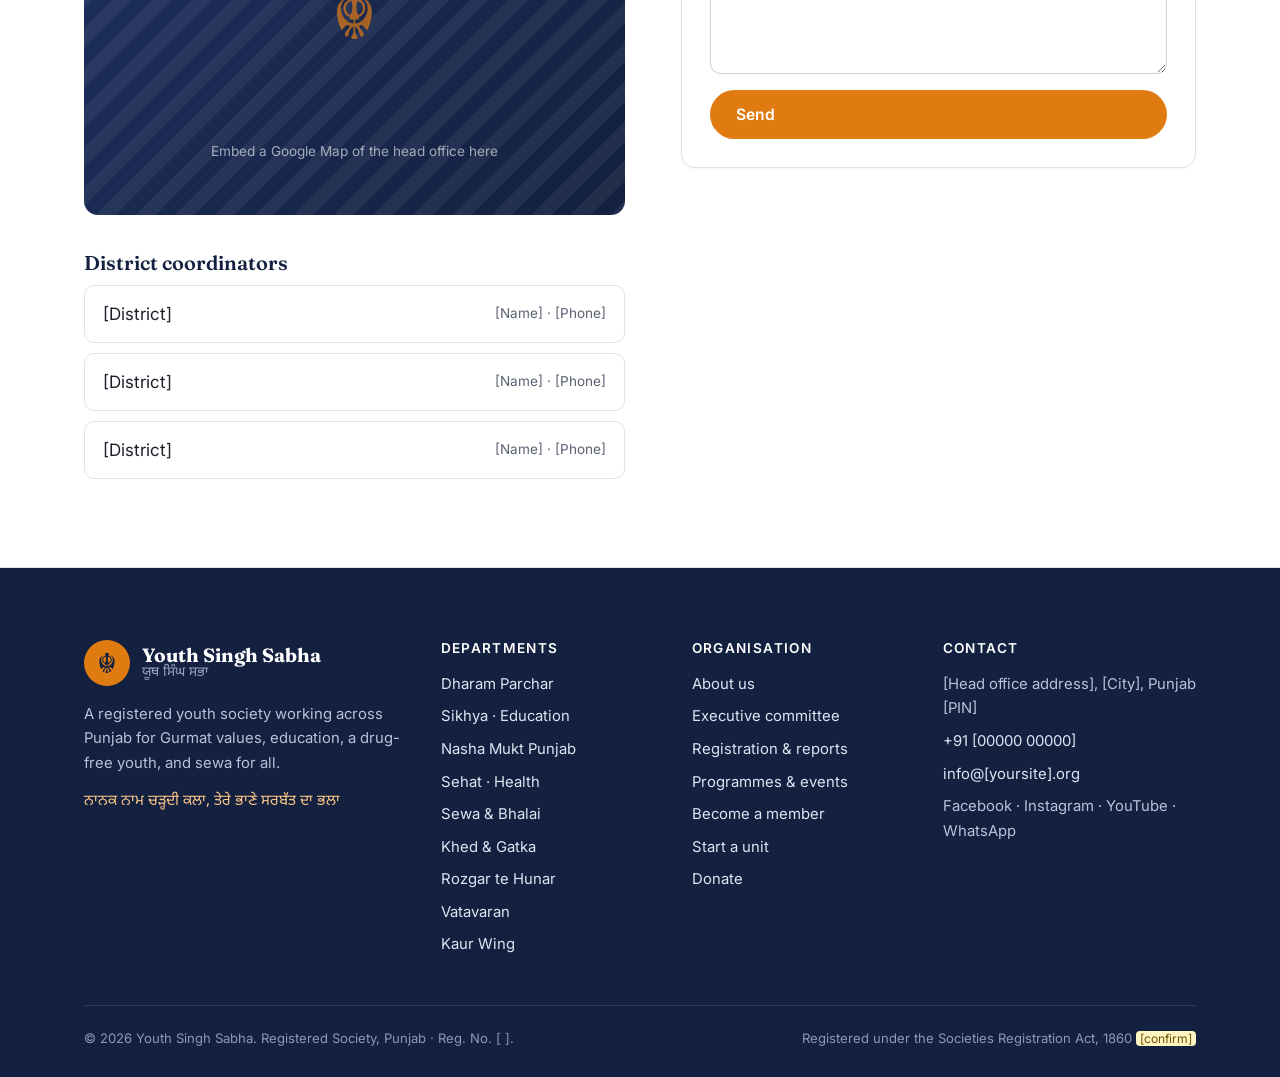
<file: contact.html>
<!doctype html>
<html lang="en">
<head>
  <meta charset="utf-8">
  <meta name="viewport" content="width=device-width, initial-scale=1">
  <title>Contact | Youth Singh Sabha</title>
  <meta name="description" content="Contact Youth Singh Sabha — head office, district coordinators and helplines.">
  <link rel="icon" href="assets/favicon.svg" type="image/svg+xml">
  <link rel="preconnect" href="https://fonts.googleapis.com">
  <link rel="preconnect" href="https://fonts.gstatic.com" crossorigin>
  <link href="https://fonts.googleapis.com/css2?family=Fraunces:opsz,wght@9..144,500;9..144,600;9..144,700&family=Inter:wght@400;500;600;700&family=Noto+Sans+Gurmukhi:wght@400;500;600&display=swap" rel="stylesheet">
  <link rel="stylesheet" href="assets/styles.css">
</head>
<body>
  <div id="site-header"></div>

  <main>
    <section class="hero hero-small">
      <div class="wrap">
        <div class="crumbs"><a href="index.html">Home</a> / Contact</div>
        <div class="gur-line">ਸੰਪਰਕ ਕਰੋ</div>
        <h1>Contact us</h1>
        <p class="lead">Reach the head office, your district coordinator, or a helpline.</p>
      </div>
    </section>

    <section id="helplines">
      <div class="wrap">
        <div class="section-head">
          <div class="eyebrow">Helplines <span class="gur">ਹੈਲਪਲਾਈਨ</span></div>
          <h2>Need help now?</h2>
        </div>
        <div class="grid g3">
          <div class="card"><span class="tag">Nasha Mukt Punjab</span><h3>De-addiction guidance</h3><p>Confidential volunteer line: <b class="ph">[+91 00000 00000]</b><br>[Hours, e.g. 9am–9pm]</p></div>
          <div class="card"><span class="tag">Sehat</span><h3>Urgent blood requirement</h3><p>Donor coordination: <b class="ph">[+91 00000 00000]</b><br>Share patient name, hospital and blood group.</p></div>
          <div class="card"><span class="tag">Emergency</span><h3>Government helplines</h3><p>Emergency: <b>112</b> · Ambulance: <b>108</b><br>Tele-MANAS (mental health): <b>14416</b></p></div>
        </div>
      </div>
    </section>

    <section class="section-alt">
      <div class="wrap split" style="align-items:start">
        <div>
          <div class="eyebrow">Head office <span class="gur">ਮੁੱਖ ਦਫ਼ਤਰ</span></div>
          <h2>Visit or write to us</h2>
          <div class="card" style="margin:20px 0">
            <p style="color:var(--ink)"><b>Youth Singh Sabha</b><br><span class="ph">[Head office address]</span><br><span class="ph">[City]</span>, Punjab <span class="ph">[PIN]</span></p>
            <p style="color:var(--ink)">Phone: <span class="ph">[+91 00000 00000]</span><br>Email: <span class="ph">info@[yoursite].org</span><br>Office hours: <span class="ph">[Mon–Sat, 10am–5pm]</span></p>
          </div>
          <div class="photo" style="aspect-ratio:16/9">Embed a Google Map of the head office here</div>

          <h3 style="margin-top:36px">District coordinators</h3>
          <ul class="docs">
            <li>[District] <span>[Name] · [Phone]</span></li>
            <li>[District] <span>[Name] · [Phone]</span></li>
            <li>[District] <span>[Name] · [Phone]</span></li>
          </ul>
        </div>

        <form class="card form" data-demo>
          <h3>Send a message</h3>
          <div class="row">
            <label>Name<input name="name" required autocomplete="name"></label>
            <label>Mobile<input name="phone" type="tel" required autocomplete="tel"></label>
          </div>
          <label>Email<input name="email" type="email" autocomplete="email"></label>
          <label>Subject
            <select name="subject">
              <option>General enquiry</option>
              <option>Membership / volunteering</option>
              <option>Request help</option>
              <option>Partnership or CSR</option>
              <option>Media</option>
            </select>
          </label>
          <label>Message<textarea name="message" rows="5" required></textarea></label>
          <button class="btn btn-primary" type="submit">Send</button>
          <div class="form-success" role="status">ਧੰਨਵਾਦ! We've received your message and will reply soon.</div>
        </form>
      </div>
    </section>
  </main>

  <div id="site-footer"></div>
  <script src="assets/main.js"></script>
</body>
</html>
</file>
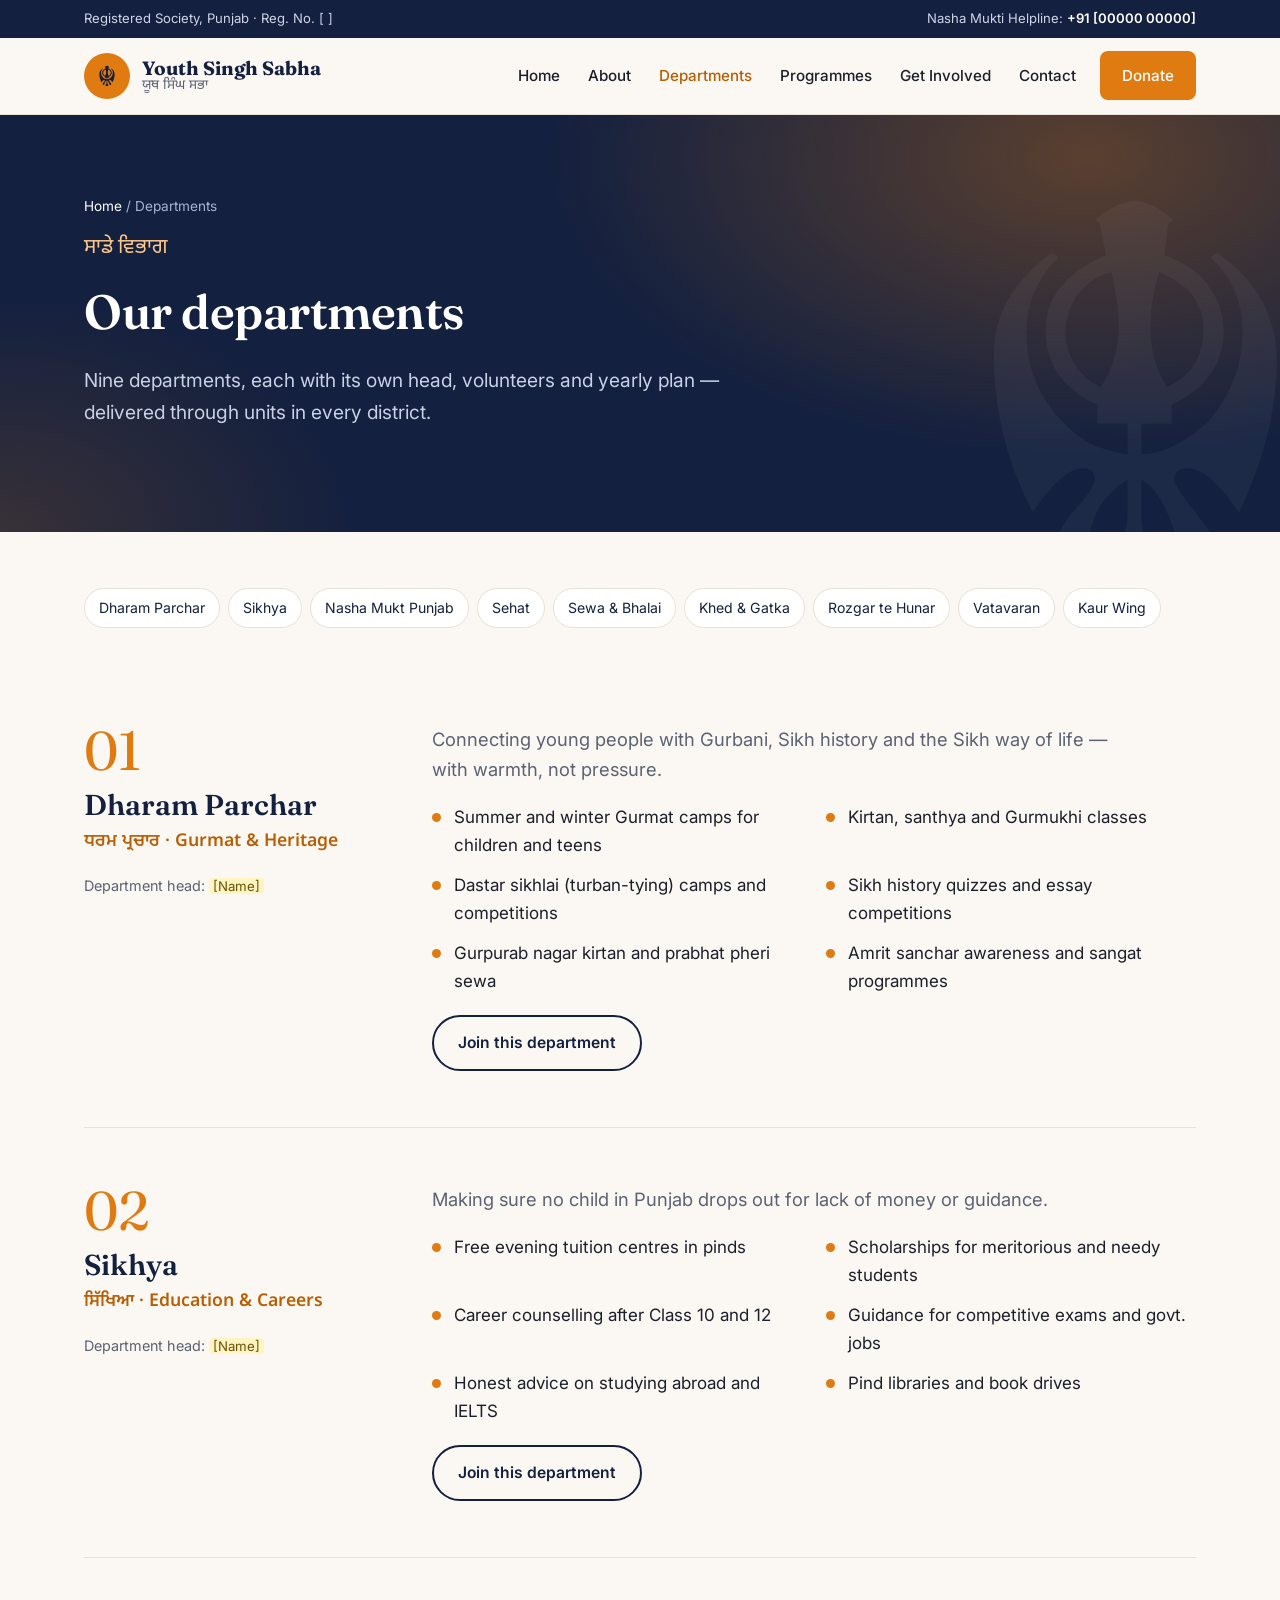
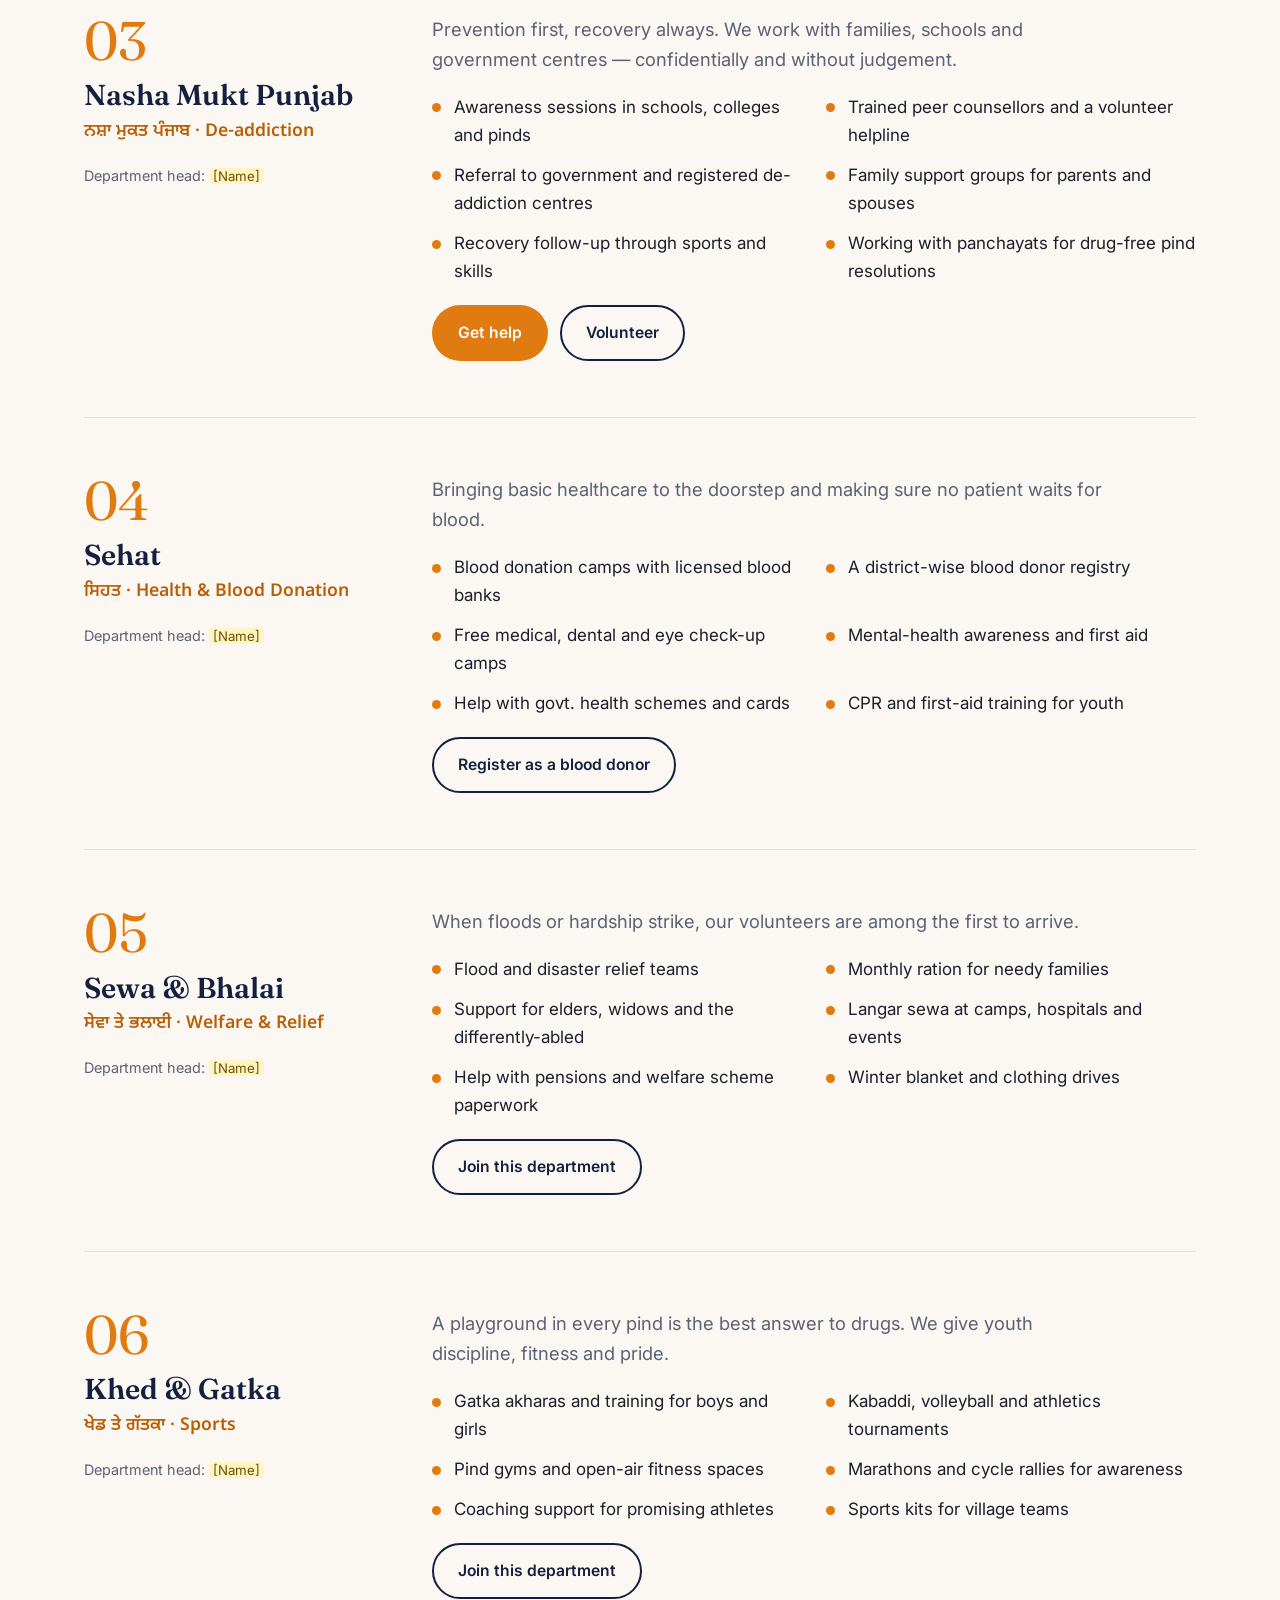
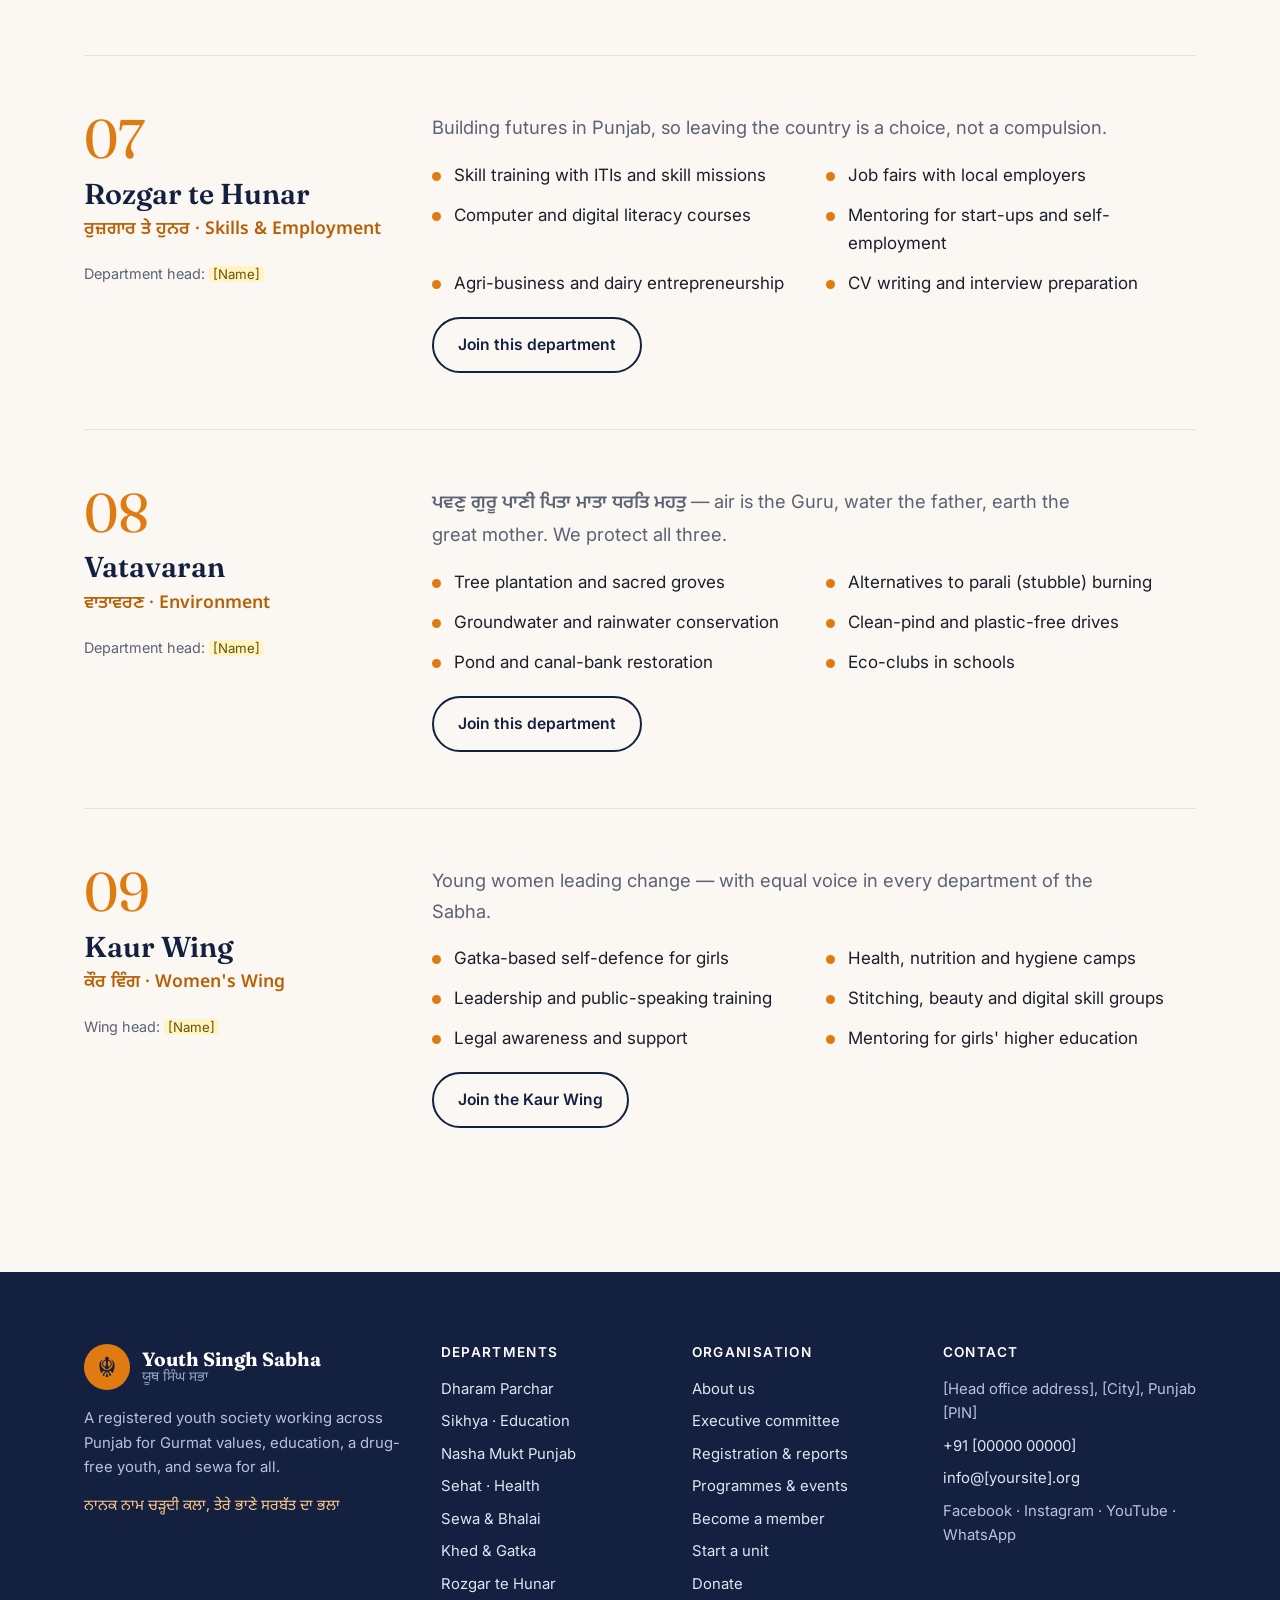
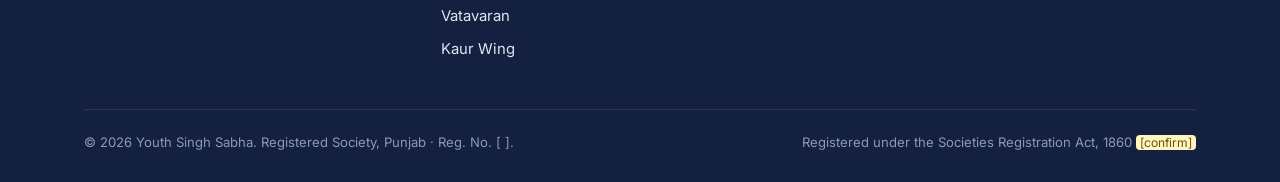
<file: departments.html>
<!doctype html>
<html lang="en">
<head>
  <meta charset="utf-8">
  <meta name="viewport" content="width=device-width, initial-scale=1">
  <title>Departments | Youth Singh Sabha</title>
  <meta name="description" content="The nine departments of Youth Singh Sabha: Dharam Parchar, Sikhya, Nasha Mukt Punjab, Sehat, Sewa & Bhalai, Khed & Gatka, Rozgar te Hunar, Vatavaran and Kaur Wing.">
  <link rel="icon" href="assets/favicon.svg" type="image/svg+xml">
  <link rel="preconnect" href="https://fonts.googleapis.com">
  <link rel="preconnect" href="https://fonts.gstatic.com" crossorigin>
  <link href="https://fonts.googleapis.com/css2?family=Fraunces:opsz,wght@9..144,500;9..144,600;9..144,700&family=Inter:wght@400;500;600;700&family=Noto+Sans+Gurmukhi:wght@400;500;600&display=swap" rel="stylesheet">
  <link rel="stylesheet" href="assets/styles.css">
</head>
<body>
  <div id="site-header"></div>

  <main>
    <section class="hero hero-small">
      <div class="wrap">
        <div class="crumbs"><a href="index.html">Home</a> / Departments</div>
        <div class="gur-line">ਸਾਡੇ ਵਿਭਾਗ</div>
        <h1>Our departments</h1>
        <p class="lead">Nine departments, each with its own head, volunteers and yearly plan — delivered through units in every district.</p>
      </div>
    </section>

    <section style="padding-top:56px">
      <div class="wrap">
        <nav class="chip-row" aria-label="Jump to department">
          <a class="chip" href="#dharam-parchar">Dharam Parchar</a>
          <a class="chip" href="#sikhya">Sikhya</a>
          <a class="chip" href="#nasha-mukt">Nasha Mukt Punjab</a>
          <a class="chip" href="#sehat">Sehat</a>
          <a class="chip" href="#sewa">Sewa &amp; Bhalai</a>
          <a class="chip" href="#khed">Khed &amp; Gatka</a>
          <a class="chip" href="#rozgar">Rozgar te Hunar</a>
          <a class="chip" href="#vatavaran">Vatavaran</a>
          <a class="chip" href="#kaur-wing">Kaur Wing</a>
        </nav>

        <article class="dept-block" id="dharam-parchar">
          <div class="dept-side">
            <div class="num">01</div>
            <h2>Dharam Parchar</h2>
            <div class="gur">ਧਰਮ ਪ੍ਰਚਾਰ · Gurmat &amp; Heritage</div>
            <p class="lead-by">Department head: <span class="ph">[Name]</span></p>
          </div>
          <div class="dept-main">
            <p class="lead">Connecting young people with Gurbani, Sikh history and the Sikh way of life — with warmth, not pressure.</p>
            <ul>
              <li>Summer and winter Gurmat camps for children and teens</li>
              <li>Kirtan, santhya and Gurmukhi classes</li>
              <li>Dastar sikhlai (turban-tying) camps and competitions</li>
              <li>Sikh history quizzes and essay competitions</li>
              <li>Gurpurab nagar kirtan and prabhat pheri sewa</li>
              <li>Amrit sanchar awareness and sangat programmes</li>
            </ul>
            <a class="btn btn-outline" href="get-involved.html?dept=dharam-parchar#join">Join this department</a>
          </div>
        </article>

        <article class="dept-block" id="sikhya">
          <div class="dept-side">
            <div class="num">02</div>
            <h2>Sikhya</h2>
            <div class="gur">ਸਿੱਖਿਆ · Education &amp; Careers</div>
            <p class="lead-by">Department head: <span class="ph">[Name]</span></p>
          </div>
          <div class="dept-main">
            <p class="lead">Making sure no child in Punjab drops out for lack of money or guidance.</p>
            <ul>
              <li>Free evening tuition centres in pinds</li>
              <li>Scholarships for meritorious and needy students</li>
              <li>Career counselling after Class 10 and 12</li>
              <li>Guidance for competitive exams and govt. jobs</li>
              <li>Honest advice on studying abroad and IELTS</li>
              <li>Pind libraries and book drives</li>
            </ul>
            <a class="btn btn-outline" href="get-involved.html?dept=sikhya#join">Join this department</a>
          </div>
        </article>

        <article class="dept-block" id="nasha-mukt">
          <div class="dept-side">
            <div class="num">03</div>
            <h2>Nasha Mukt Punjab</h2>
            <div class="gur">ਨਸ਼ਾ ਮੁਕਤ ਪੰਜਾਬ · De-addiction</div>
            <p class="lead-by">Department head: <span class="ph">[Name]</span></p>
          </div>
          <div class="dept-main">
            <p class="lead">Prevention first, recovery always. We work with families, schools and government centres — confidentially and without judgement.</p>
            <ul>
              <li>Awareness sessions in schools, colleges and pinds</li>
              <li>Trained peer counsellors and a volunteer helpline</li>
              <li>Referral to government and registered de-addiction centres</li>
              <li>Family support groups for parents and spouses</li>
              <li>Recovery follow-up through sports and skills</li>
              <li>Working with panchayats for drug-free pind resolutions</li>
            </ul>
            <div class="btn-row">
              <a class="btn btn-primary" href="contact.html#helplines">Get help</a>
              <a class="btn btn-outline" href="get-involved.html?dept=nasha-mukt#join">Volunteer</a>
            </div>
          </div>
        </article>

        <article class="dept-block" id="sehat">
          <div class="dept-side">
            <div class="num">04</div>
            <h2>Sehat</h2>
            <div class="gur">ਸਿਹਤ · Health &amp; Blood Donation</div>
            <p class="lead-by">Department head: <span class="ph">[Name]</span></p>
          </div>
          <div class="dept-main">
            <p class="lead">Bringing basic healthcare to the doorstep and making sure no patient waits for blood.</p>
            <ul>
              <li>Blood donation camps with licensed blood banks</li>
              <li>A district-wise blood donor registry</li>
              <li>Free medical, dental and eye check-up camps</li>
              <li>Mental-health awareness and first aid</li>
              <li>Help with govt. health schemes and cards</li>
              <li>CPR and first-aid training for youth</li>
            </ul>
            <a class="btn btn-outline" href="get-involved.html?dept=sehat#join">Register as a blood donor</a>
          </div>
        </article>

        <article class="dept-block" id="sewa">
          <div class="dept-side">
            <div class="num">05</div>
            <h2>Sewa &amp; Bhalai</h2>
            <div class="gur">ਸੇਵਾ ਤੇ ਭਲਾਈ · Welfare &amp; Relief</div>
            <p class="lead-by">Department head: <span class="ph">[Name]</span></p>
          </div>
          <div class="dept-main">
            <p class="lead">When floods or hardship strike, our volunteers are among the first to arrive.</p>
            <ul>
              <li>Flood and disaster relief teams</li>
              <li>Monthly ration for needy families</li>
              <li>Support for elders, widows and the differently-abled</li>
              <li>Langar sewa at camps, hospitals and events</li>
              <li>Help with pensions and welfare scheme paperwork</li>
              <li>Winter blanket and clothing drives</li>
            </ul>
            <a class="btn btn-outline" href="get-involved.html?dept=sewa#join">Join this department</a>
          </div>
        </article>

        <article class="dept-block" id="khed">
          <div class="dept-side">
            <div class="num">06</div>
            <h2>Khed &amp; Gatka</h2>
            <div class="gur">ਖੇਡ ਤੇ ਗੱਤਕਾ · Sports</div>
            <p class="lead-by">Department head: <span class="ph">[Name]</span></p>
          </div>
          <div class="dept-main">
            <p class="lead">A playground in every pind is the best answer to drugs. We give youth discipline, fitness and pride.</p>
            <ul>
              <li>Gatka akharas and training for boys and girls</li>
              <li>Kabaddi, volleyball and athletics tournaments</li>
              <li>Pind gyms and open-air fitness spaces</li>
              <li>Marathons and cycle rallies for awareness</li>
              <li>Coaching support for promising athletes</li>
              <li>Sports kits for village teams</li>
            </ul>
            <a class="btn btn-outline" href="get-involved.html?dept=khed#join">Join this department</a>
          </div>
        </article>

        <article class="dept-block" id="rozgar">
          <div class="dept-side">
            <div class="num">07</div>
            <h2>Rozgar te Hunar</h2>
            <div class="gur">ਰੁਜ਼ਗਾਰ ਤੇ ਹੁਨਰ · Skills &amp; Employment</div>
            <p class="lead-by">Department head: <span class="ph">[Name]</span></p>
          </div>
          <div class="dept-main">
            <p class="lead">Building futures in Punjab, so leaving the country is a choice, not a compulsion.</p>
            <ul>
              <li>Skill training with ITIs and skill missions</li>
              <li>Job fairs with local employers</li>
              <li>Computer and digital literacy courses</li>
              <li>Mentoring for start-ups and self-employment</li>
              <li>Agri-business and dairy entrepreneurship</li>
              <li>CV writing and interview preparation</li>
            </ul>
            <a class="btn btn-outline" href="get-involved.html?dept=rozgar#join">Join this department</a>
          </div>
        </article>

        <article class="dept-block" id="vatavaran">
          <div class="dept-side">
            <div class="num">08</div>
            <h2>Vatavaran</h2>
            <div class="gur">ਵਾਤਾਵਰਣ · Environment</div>
            <p class="lead-by">Department head: <span class="ph">[Name]</span></p>
          </div>
          <div class="dept-main">
            <p class="lead"><span class="gur">ਪਵਣੁ ਗੁਰੂ ਪਾਣੀ ਪਿਤਾ ਮਾਤਾ ਧਰਤਿ ਮਹਤੁ</span> — air is the Guru, water the father, earth the great mother. We protect all three.</p>
            <ul>
              <li>Tree plantation and sacred groves</li>
              <li>Alternatives to parali (stubble) burning</li>
              <li>Groundwater and rainwater conservation</li>
              <li>Clean-pind and plastic-free drives</li>
              <li>Pond and canal-bank restoration</li>
              <li>Eco-clubs in schools</li>
            </ul>
            <a class="btn btn-outline" href="get-involved.html?dept=vatavaran#join">Join this department</a>
          </div>
        </article>

        <article class="dept-block" id="kaur-wing">
          <div class="dept-side">
            <div class="num">09</div>
            <h2>Kaur Wing</h2>
            <div class="gur">ਕੌਰ ਵਿੰਗ · Women's Wing</div>
            <p class="lead-by">Wing head: <span class="ph">[Name]</span></p>
          </div>
          <div class="dept-main">
            <p class="lead">Young women leading change — with equal voice in every department of the Sabha.</p>
            <ul>
              <li>Gatka-based self-defence for girls</li>
              <li>Health, nutrition and hygiene camps</li>
              <li>Leadership and public-speaking training</li>
              <li>Stitching, beauty and digital skill groups</li>
              <li>Legal awareness and support</li>
              <li>Mentoring for girls' higher education</li>
            </ul>
            <a class="btn btn-outline" href="get-involved.html?dept=kaur-wing#join">Join the Kaur Wing</a>
          </div>
        </article>
      </div>
    </section>
  </main>

  <div id="site-footer"></div>
  <script src="assets/main.js"></script>
</body>
</html>
</file>
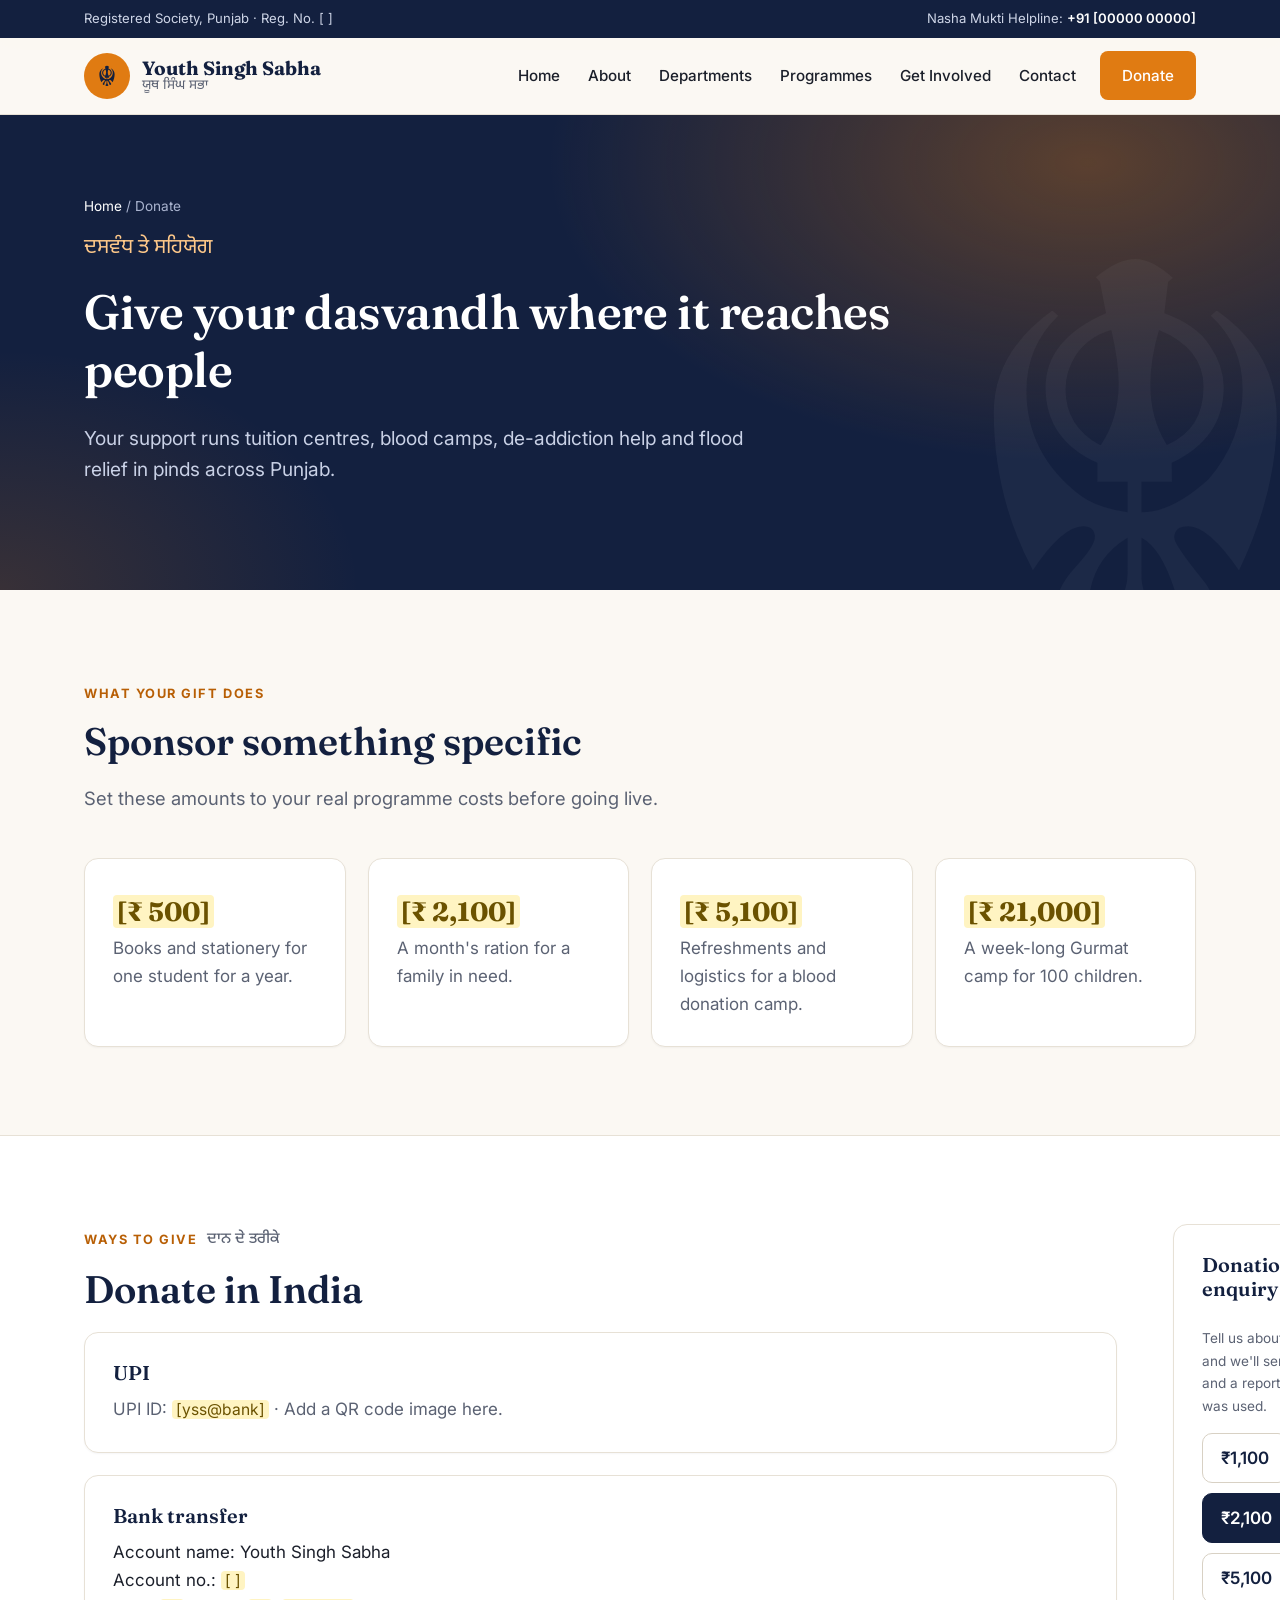
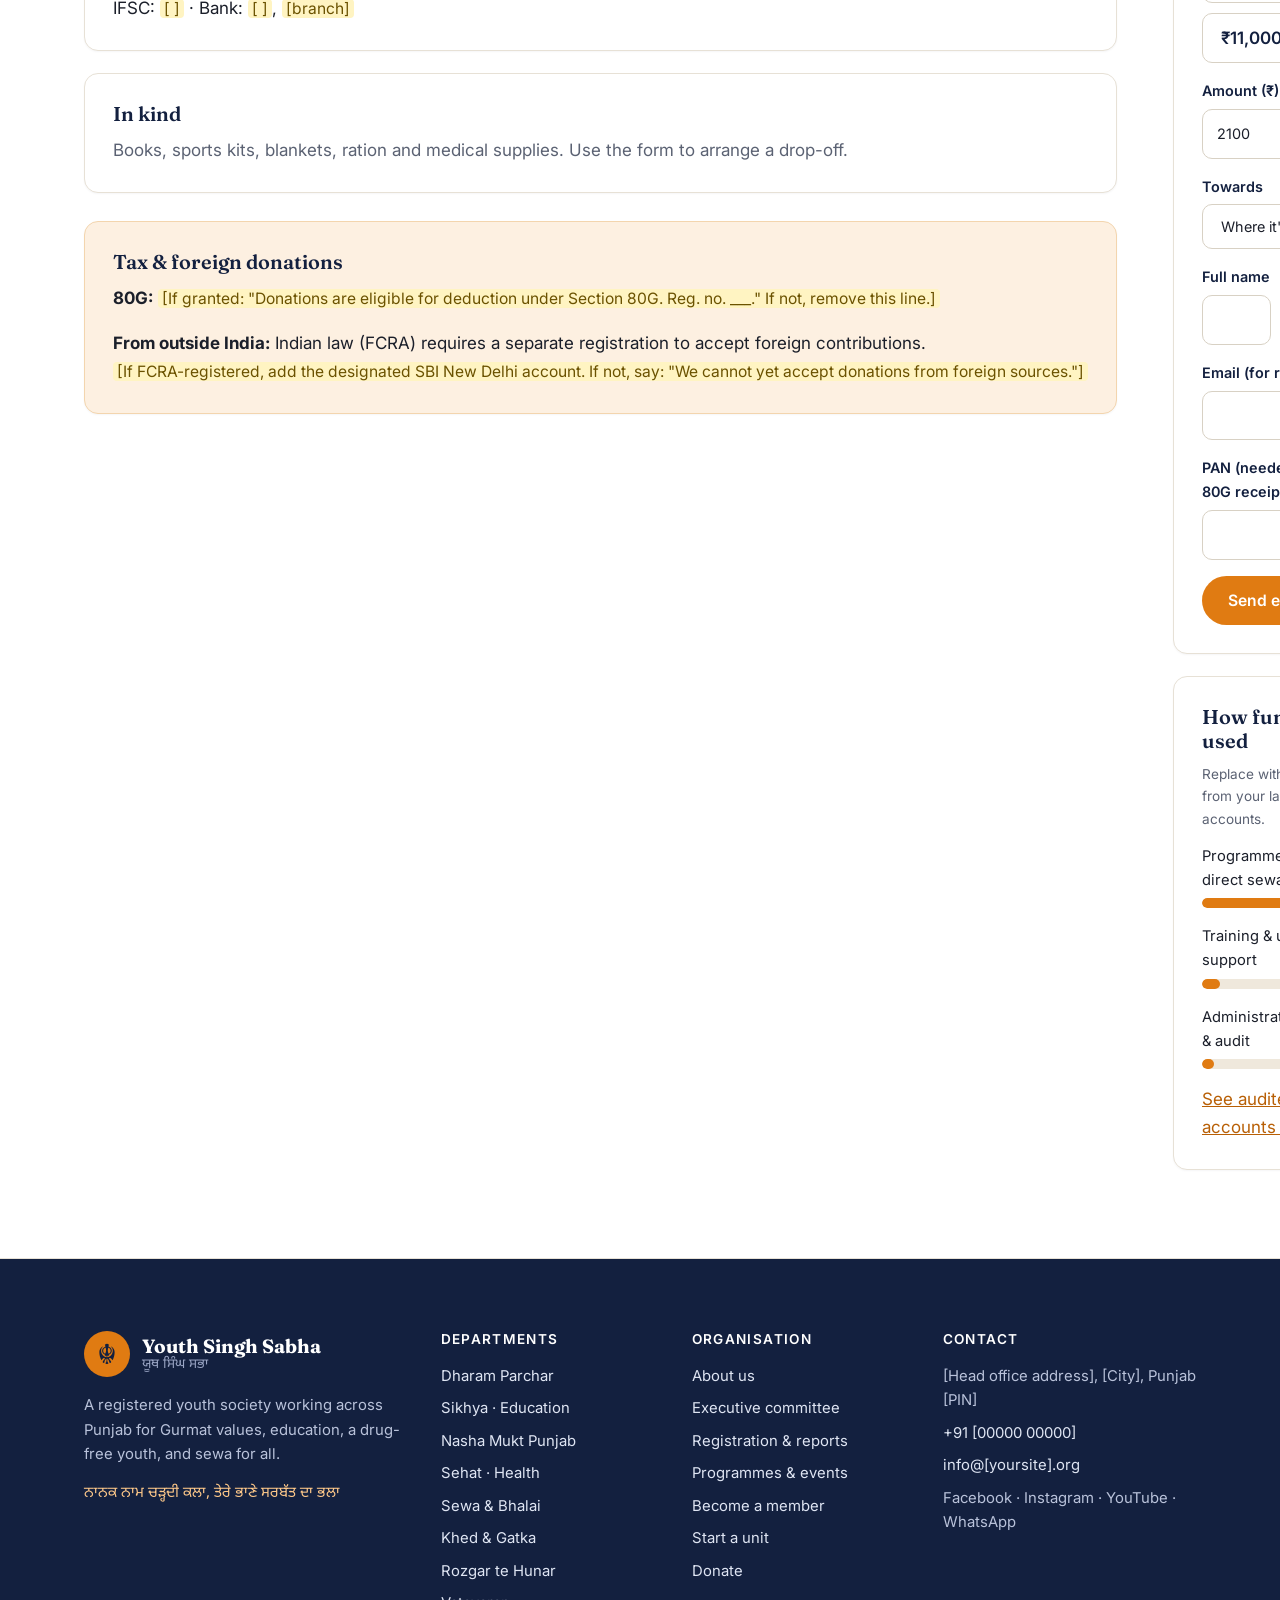
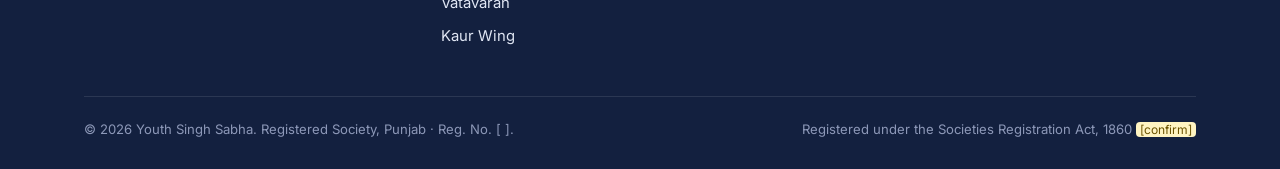
<file: donate.html>
<!doctype html>
<html lang="en">
<head>
  <meta charset="utf-8">
  <meta name="viewport" content="width=device-width, initial-scale=1">
  <title>Donate | Youth Singh Sabha</title>
  <meta name="description" content="Support Youth Singh Sabha's work across Punjab — education, de-addiction, blood donation, relief and more.">
  <link rel="icon" href="assets/favicon.svg" type="image/svg+xml">
  <link rel="preconnect" href="https://fonts.googleapis.com">
  <link rel="preconnect" href="https://fonts.gstatic.com" crossorigin>
  <link href="https://fonts.googleapis.com/css2?family=Fraunces:opsz,wght@9..144,500;9..144,600;9..144,700&family=Inter:wght@400;500;600;700&family=Noto+Sans+Gurmukhi:wght@400;500;600&display=swap" rel="stylesheet">
  <link rel="stylesheet" href="assets/styles.css">
</head>
<body>
  <div id="site-header"></div>

  <main>
    <section class="hero hero-small">
      <div class="wrap">
        <div class="crumbs"><a href="index.html">Home</a> / Donate</div>
        <div class="gur-line">ਦਸਵੰਧ ਤੇ ਸਹਿਯੋਗ</div>
        <h1>Give your dasvandh where it reaches people</h1>
        <p class="lead">Your support runs tuition centres, blood camps, de-addiction help and flood relief in pinds across Punjab.</p>
      </div>
    </section>

    <section>
      <div class="wrap">
        <div class="section-head">
          <div class="eyebrow">What your gift does</div>
          <h2>Sponsor something specific</h2>
          <p class="lead">Set these amounts to your real programme costs before going live.</p>
        </div>
        <div class="grid g4">
          <div class="card"><b style="font-family:var(--serif);font-size:1.8rem;color:var(--navy)"><span class="ph">[₹ 500]</span></b><p>Books and stationery for one student for a year.</p></div>
          <div class="card"><b style="font-family:var(--serif);font-size:1.8rem;color:var(--navy)"><span class="ph">[₹ 2,100]</span></b><p>A month's ration for a family in need.</p></div>
          <div class="card"><b style="font-family:var(--serif);font-size:1.8rem;color:var(--navy)"><span class="ph">[₹ 5,100]</span></b><p>Refreshments and logistics for a blood donation camp.</p></div>
          <div class="card"><b style="font-family:var(--serif);font-size:1.8rem;color:var(--navy)"><span class="ph">[₹ 21,000]</span></b><p>A week-long Gurmat camp for 100 children.</p></div>
        </div>
      </div>
    </section>

    <section class="section-alt">
      <div class="wrap split" style="align-items:start">
        <div>
          <div class="eyebrow">Ways to give <span class="gur">ਦਾਨ ਦੇ ਤਰੀਕੇ</span></div>
          <h2>Donate in India</h2>
          <div class="grid" style="margin:20px 0 28px">
            <div class="card">
              <h3>UPI</h3>
              <p>UPI ID: <span class="ph">[yss@bank]</span> · Add a QR code image here.</p>
            </div>
            <div class="card">
              <h3>Bank transfer</h3>
              <p style="color:var(--ink)">Account name: Youth Singh Sabha<br>Account no.: <span class="ph">[  ]</span><br>IFSC: <span class="ph">[  ]</span> · Bank: <span class="ph">[  ]</span>, <span class="ph">[branch]</span></p>
            </div>
            <div class="card">
              <h3>In kind</h3>
              <p>Books, sports kits, blankets, ration and medical supplies. Use the form to arrange a drop-off.</p>
            </div>
          </div>
          <div class="card" style="background:var(--kesri-soft);border-color:#f3d5ae">
            <h3>Tax &amp; foreign donations</h3>
            <p style="color:var(--ink)"><b>80G:</b> <span class="ph">[If granted: "Donations are eligible for deduction under Section 80G. Reg. no. ___." If not, remove this line.]</span></p>
            <p style="color:var(--ink);margin:0"><b>From outside India:</b> Indian law (FCRA) requires a separate registration to accept foreign contributions. <span class="ph">[If FCRA-registered, add the designated SBI New Delhi account. If not, say: "We cannot yet accept donations from foreign sources."]</span></p>
          </div>
        </div>

        <div>
          <form class="card form" data-demo>
            <h3>Donation enquiry</h3>
            <p class="form-note" style="margin:0">Tell us about your gift and we'll send a receipt and a report on how it was used.</p>
            <div class="amounts" data-target="amount">
              <button type="button" data-v="1100">₹1,100</button>
              <button type="button" data-v="2100" class="on">₹2,100</button>
              <button type="button" data-v="5100">₹5,100</button>
              <button type="button" data-v="11000">₹11,000</button>
            </div>
            <label>Amount (₹)<input id="amount" name="amount" type="number" min="1" value="2100" required></label>
            <label>Towards
              <select name="fund">
                <option>Where it's needed most</option>
                <option>Sikhya · Education</option>
                <option>Nasha Mukt Punjab</option>
                <option>Sehat · Blood &amp; medical camps</option>
                <option>Sewa &amp; Bhalai · Relief</option>
                <option>Dharam Parchar · Gurmat camps</option>
                <option>Other department</option>
              </select>
            </label>
            <div class="row">
              <label>Full name<input name="name" required autocomplete="name"></label>
              <label>Mobile<input name="phone" type="tel" required autocomplete="tel"></label>
            </div>
            <label>Email (for receipt)<input name="email" type="email" required autocomplete="email"></label>
            <label>PAN (needed for an 80G receipt)<input name="pan" maxlength="10"></label>
            <button class="btn btn-primary" type="submit">Send enquiry</button>
            <div class="form-success" role="status">ਧੰਨਵਾਦ! We'll contact you with payment details and a receipt.</div>
          </form>

          <div class="card" style="margin-top:22px">
            <h3>How funds are used</h3>
            <p class="form-note">Replace with figures from your latest audited accounts.</p>
            <div class="bar"><div class="bar-top"><span>Programmes &amp; direct sewa</span><b class="ph">[00%]</b></div><div class="bar-track"><div class="bar-fill" style="width:80%"></div></div></div>
            <div class="bar"><div class="bar-top"><span>Training &amp; unit support</span><b class="ph">[00%]</b></div><div class="bar-track"><div class="bar-fill" style="width:12%"></div></div></div>
            <div class="bar"><div class="bar-top"><span>Administration &amp; audit</span><b class="ph">[00%]</b></div><div class="bar-track"><div class="bar-fill" style="width:8%"></div></div></div>
            <p style="margin:12px 0 0"><a href="about.html#transparency">See audited accounts →</a></p>
          </div>
        </div>
      </div>
    </section>
  </main>

  <div id="site-footer"></div>
  <script src="assets/main.js"></script>
</body>
</html>
</file>
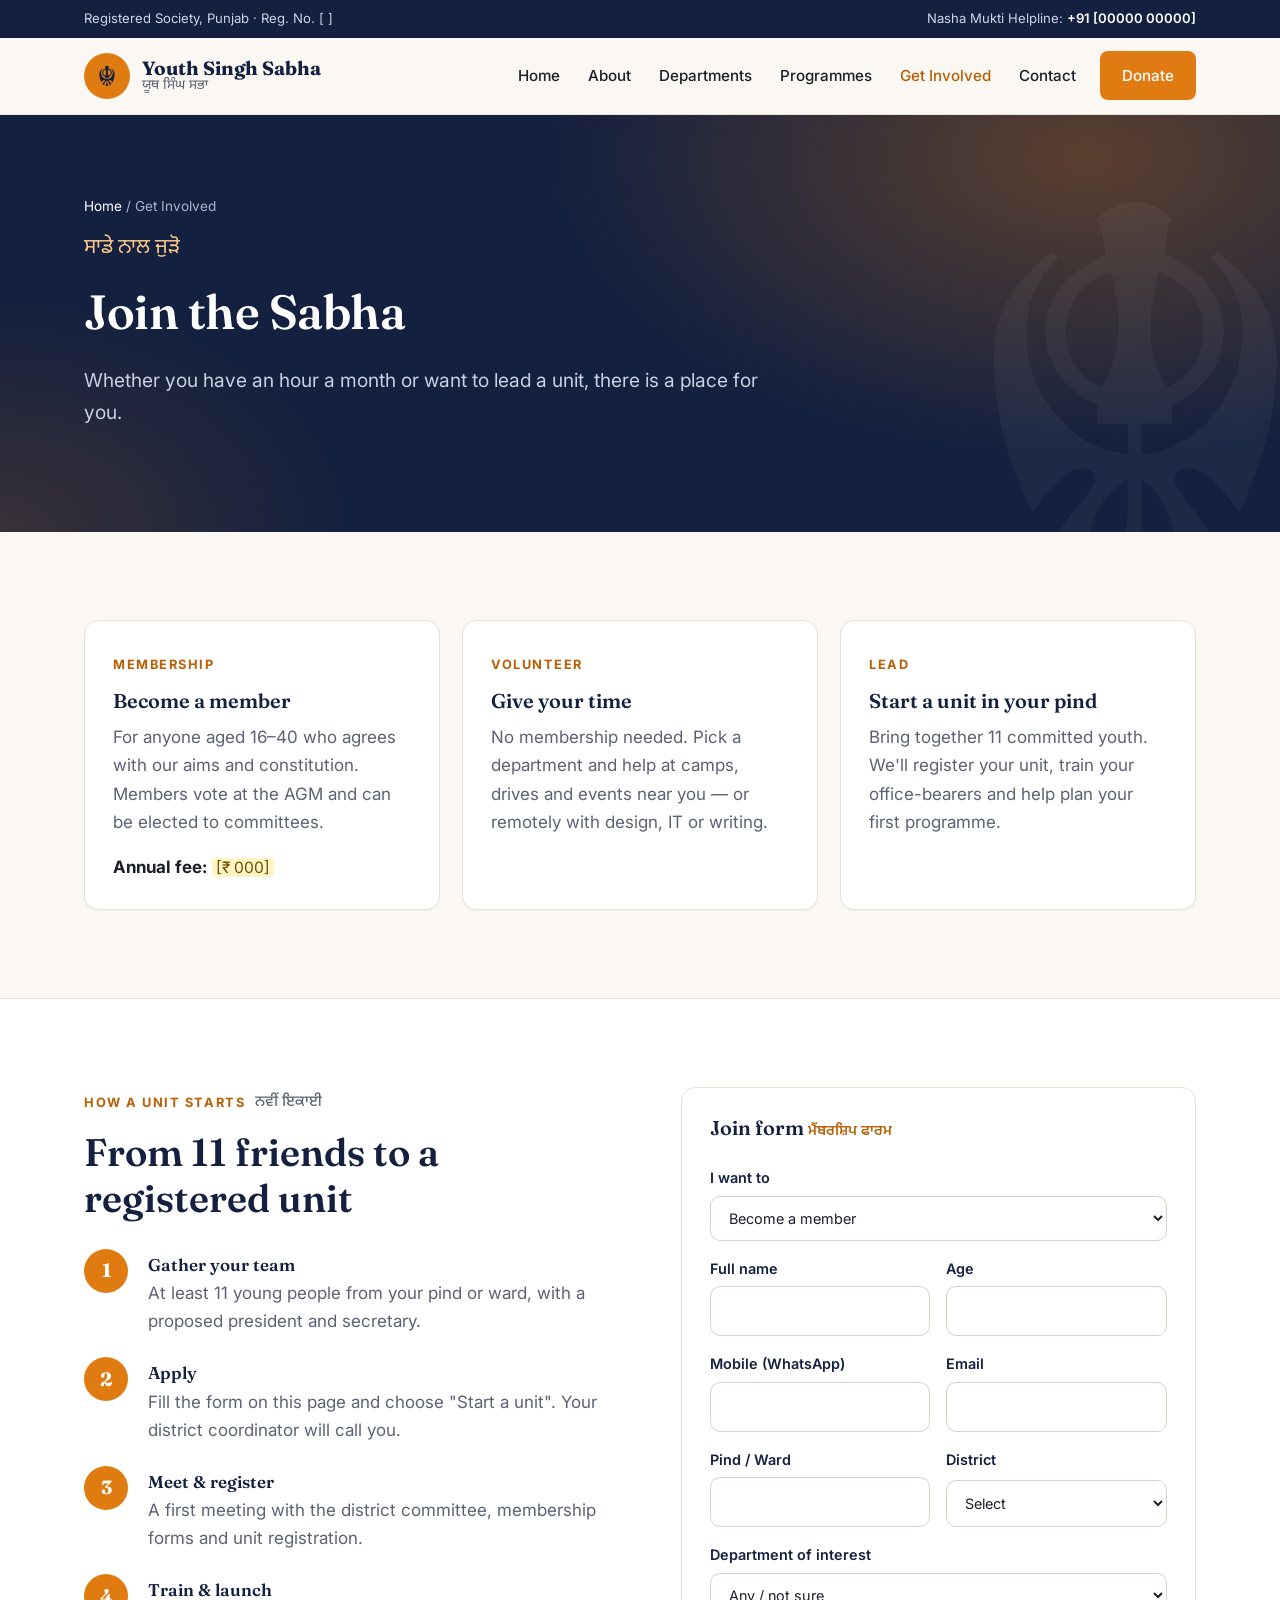
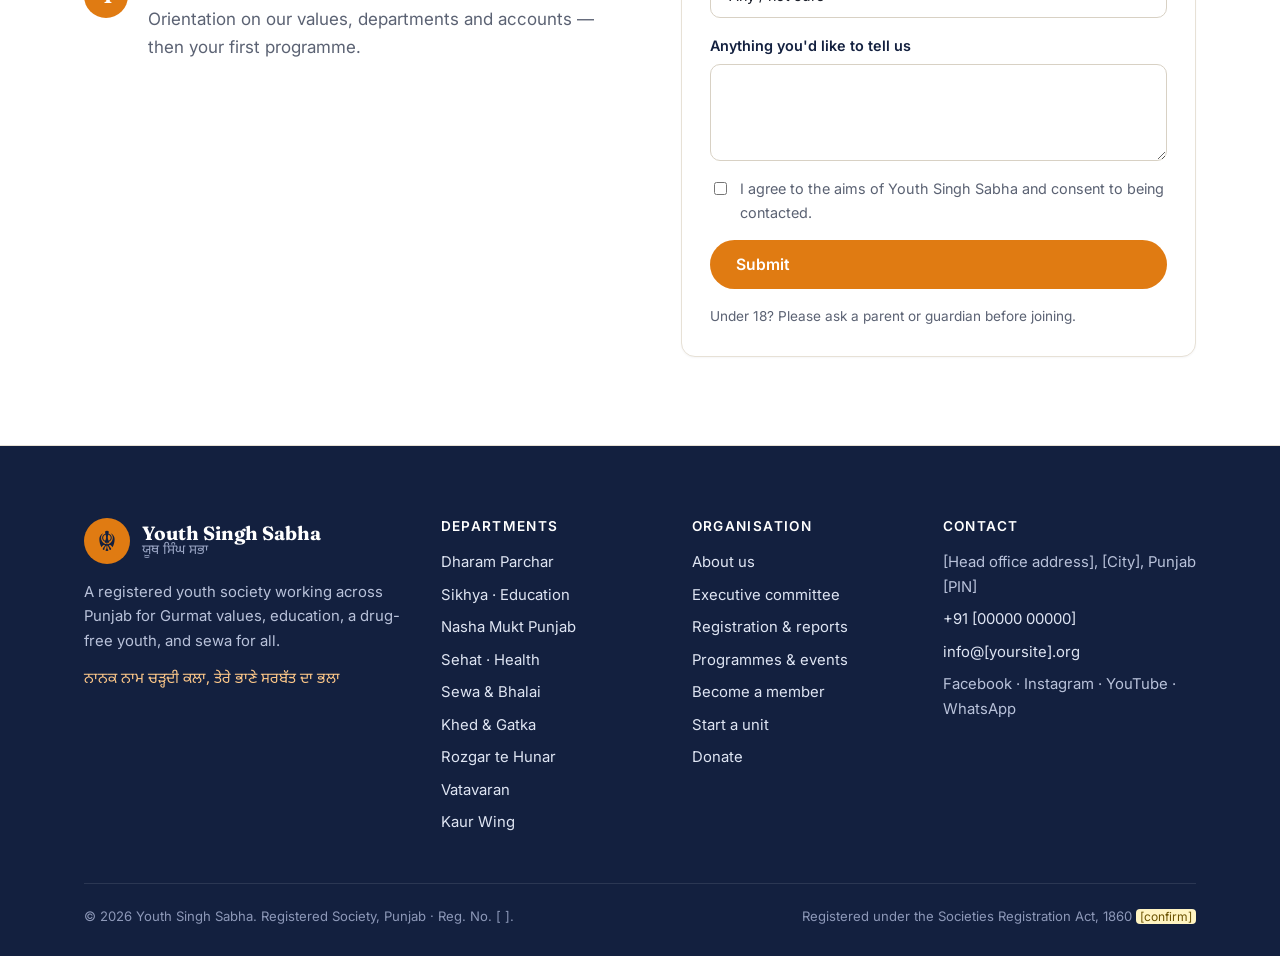
<file: get-involved.html>
<!doctype html>
<html lang="en">
<head>
  <meta charset="utf-8">
  <meta name="viewport" content="width=device-width, initial-scale=1">
  <title>Get Involved | Youth Singh Sabha</title>
  <meta name="description" content="Become a member of Youth Singh Sabha, volunteer with a department, or start a unit in your pind or ward.">
  <link rel="icon" href="assets/favicon.svg" type="image/svg+xml">
  <link rel="preconnect" href="https://fonts.googleapis.com">
  <link rel="preconnect" href="https://fonts.gstatic.com" crossorigin>
  <link href="https://fonts.googleapis.com/css2?family=Fraunces:opsz,wght@9..144,500;9..144,600;9..144,700&family=Inter:wght@400;500;600;700&family=Noto+Sans+Gurmukhi:wght@400;500;600&display=swap" rel="stylesheet">
  <link rel="stylesheet" href="assets/styles.css">
</head>
<body>
  <div id="site-header"></div>

  <main>
    <section class="hero hero-small">
      <div class="wrap">
        <div class="crumbs"><a href="index.html">Home</a> / Get Involved</div>
        <div class="gur-line">ਸਾਡੇ ਨਾਲ ਜੁੜੋ</div>
        <h1>Join the Sabha</h1>
        <p class="lead">Whether you have an hour a month or want to lead a unit, there is a place for you.</p>
      </div>
    </section>

    <section>
      <div class="wrap">
        <div class="grid g3">
          <div class="card">
            <div class="eyebrow">Membership</div>
            <h3>Become a member</h3>
            <p>For anyone aged 16–40 who agrees with our aims and constitution. Members vote at the AGM and can be elected to committees.</p>
            <p style="color:var(--ink)"><b>Annual fee:</b> <span class="ph">[₹ 000]</span></p>
          </div>
          <div class="card">
            <div class="eyebrow">Volunteer</div>
            <h3>Give your time</h3>
            <p>No membership needed. Pick a department and help at camps, drives and events near you — or remotely with design, IT or writing.</p>
          </div>
          <div class="card" id="unit">
            <div class="eyebrow">Lead</div>
            <h3>Start a unit in your pind</h3>
            <p>Bring together 11 committed youth. We'll register your unit, train your office-bearers and help plan your first programme.</p>
          </div>
        </div>
      </div>
    </section>

    <section class="section-alt">
      <div class="wrap split" style="align-items:start">
        <div>
          <div class="eyebrow">How a unit starts <span class="gur">ਨਵੀਂ ਇਕਾਈ</span></div>
          <h2>From 11 friends to a registered unit</h2>
          <div class="steps" style="margin-top:28px">
            <div class="step"><h4>Gather your team</h4><p>At least 11 young people from your pind or ward, with a proposed president and secretary.</p></div>
            <div class="step"><h4>Apply</h4><p>Fill the form on this page and choose "Start a unit". Your district coordinator will call you.</p></div>
            <div class="step"><h4>Meet &amp; register</h4><p>A first meeting with the district committee, membership forms and unit registration.</p></div>
            <div class="step"><h4>Train &amp; launch</h4><p>Orientation on our values, departments and accounts — then your first programme.</p></div>
          </div>
        </div>

        <form class="card form" id="join" data-demo style="scroll-margin-top:100px">
          <h3>Join form <span class="gur" style="color:var(--kesri-deep);font-size:.9rem">ਮੈਂਬਰਸ਼ਿਪ ਫਾਰਮ</span></h3>
          <label>I want to
            <select name="type" required>
              <option value="member">Become a member</option>
              <option value="volunteer">Volunteer</option>
              <option value="unit">Start a unit in my pind / ward</option>
              <option value="donor">Register as a blood donor</option>
            </select>
          </label>
          <div class="row">
            <label>Full name<input name="name" required autocomplete="name"></label>
            <label>Age<input name="age" type="number" min="14" max="80" required></label>
          </div>
          <div class="row">
            <label>Mobile (WhatsApp)<input name="phone" type="tel" required autocomplete="tel"></label>
            <label>Email<input name="email" type="email" autocomplete="email"></label>
          </div>
          <div class="row">
            <label>Pind / Ward<input name="village" required></label>
            <label>District
              <select name="district" required>
                <option value="">Select</option>
                <option>Amritsar</option><option>Barnala</option><option>Bathinda</option><option>Faridkot</option>
                <option>Fatehgarh Sahib</option><option>Fazilka</option><option>Ferozepur</option><option>Gurdaspur</option>
                <option>Hoshiarpur</option><option>Jalandhar</option><option>Kapurthala</option><option>Ludhiana</option>
                <option>Malerkotla</option><option>Mansa</option><option>Moga</option><option>Pathankot</option>
                <option>Patiala</option><option>Rupnagar</option><option>Sahibzada Ajit Singh Nagar (Mohali)</option>
                <option>Sangrur</option><option>Shaheed Bhagat Singh Nagar</option><option>Sri Muktsar Sahib</option>
                <option>Tarn Taran</option><option>Outside Punjab / Abroad</option>
              </select>
            </label>
          </div>
          <label>Department of interest
            <select name="dept" id="dept">
              <option value="">Any / not sure</option>
              <option value="dharam-parchar">Dharam Parchar</option>
              <option value="sikhya">Sikhya · Education</option>
              <option value="nasha-mukt">Nasha Mukt Punjab</option>
              <option value="sehat">Sehat · Health</option>
              <option value="sewa">Sewa &amp; Bhalai</option>
              <option value="khed">Khed &amp; Gatka</option>
              <option value="rozgar">Rozgar te Hunar</option>
              <option value="vatavaran">Vatavaran</option>
              <option value="kaur-wing">Kaur Wing</option>
            </select>
          </label>
          <label>Anything you'd like to tell us<textarea name="note" rows="3"></textarea></label>
          <label class="check"><input type="checkbox" required> I agree to the aims of Youth Singh Sabha and consent to being contacted.</label>
          <button class="btn btn-primary" type="submit">Submit</button>
          <div class="form-success" role="status">ਧੰਨਵਾਦ! Thank you — your district coordinator will contact you soon.</div>
          <p class="form-note">Under 18? Please ask a parent or guardian before joining.</p>
        </form>
      </div>
    </section>
  </main>

  <div id="site-footer"></div>
  <script src="assets/main.js"></script>
  <script>
    // Preselect department when arriving from a "Join this department" link
    const d = new URLSearchParams(location.search).get("dept");
    if (d) document.getElementById("dept").value = d;
  </script>
</body>
</html>
</file>
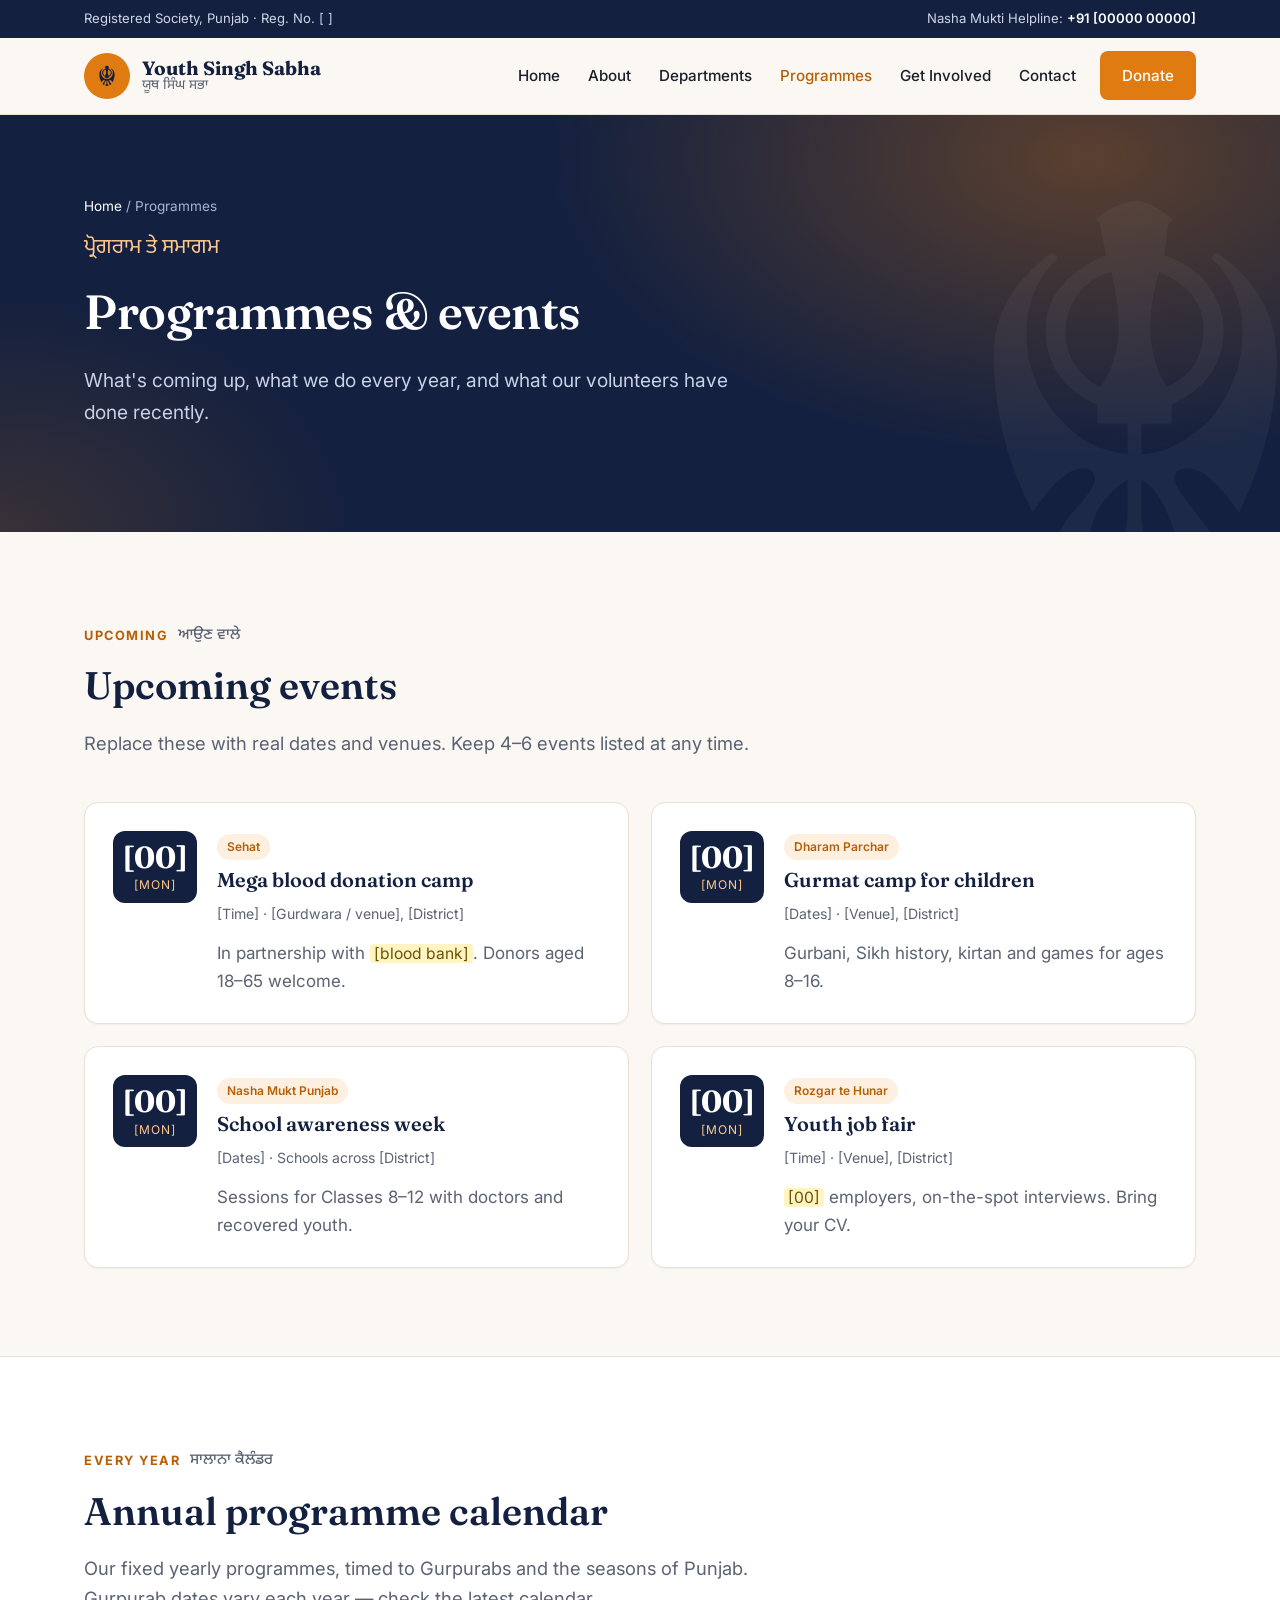
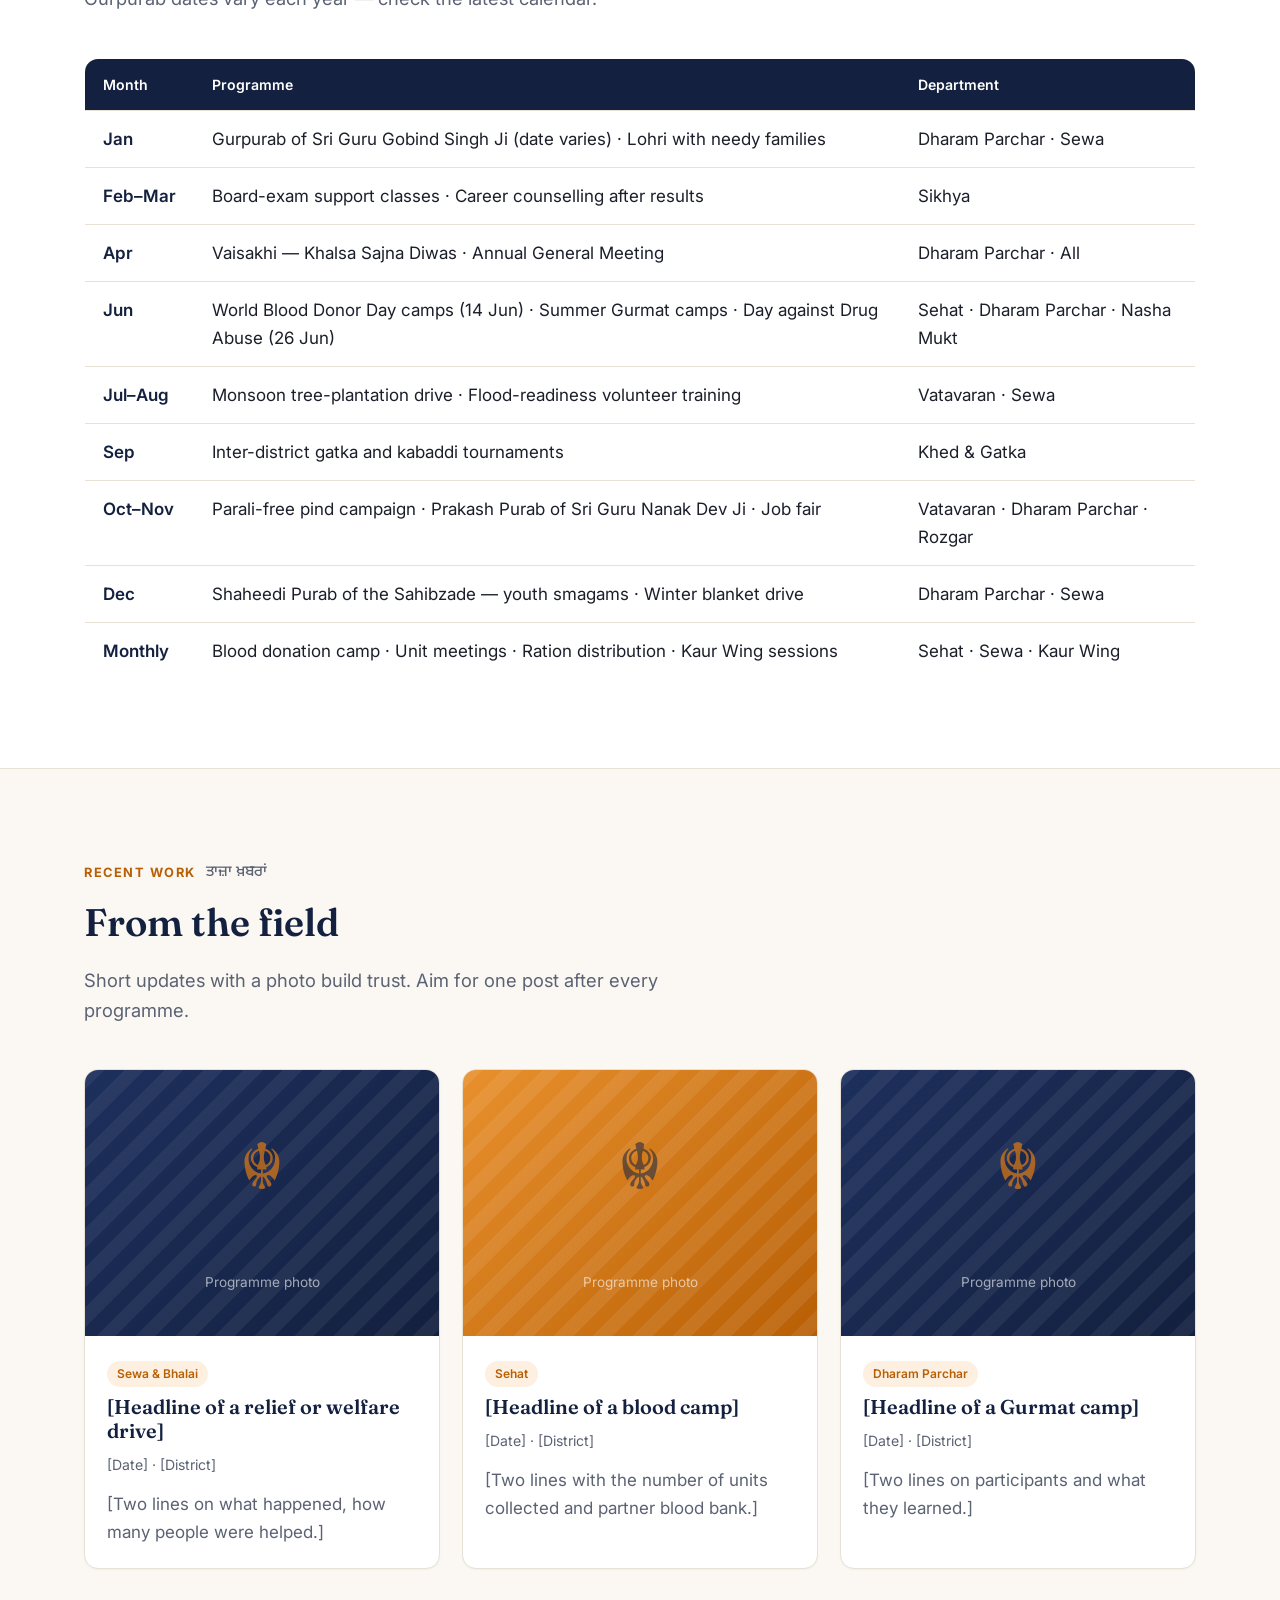
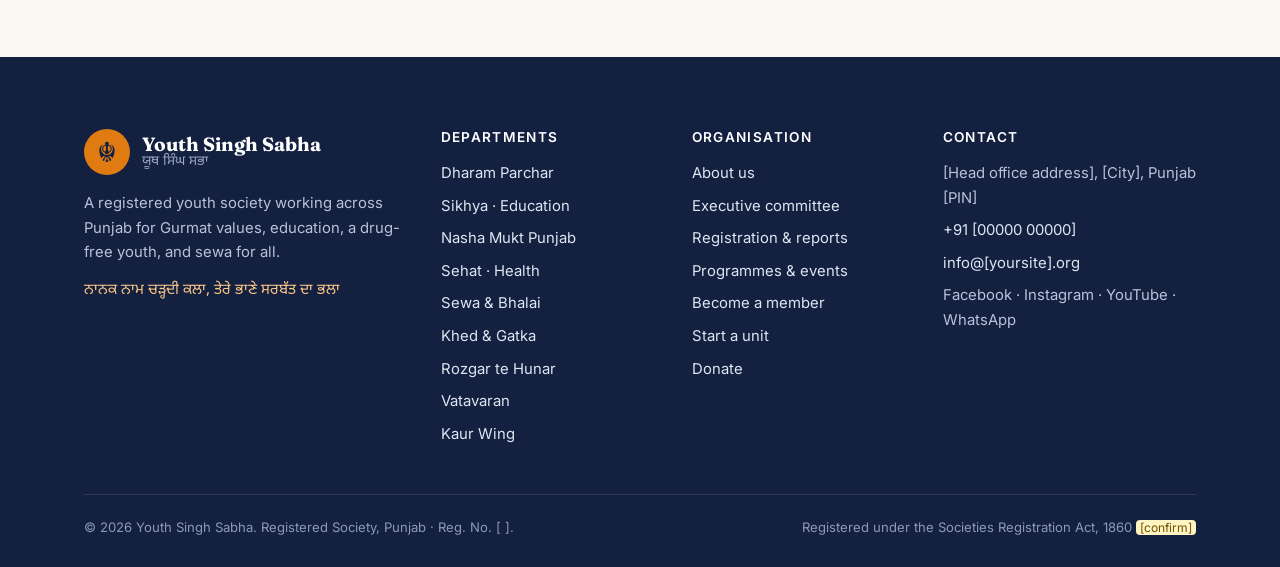
<file: programmes.html>
<!doctype html>
<html lang="en">
<head>
  <meta charset="utf-8">
  <meta name="viewport" content="width=device-width, initial-scale=1">
  <title>Programmes &amp; Events | Youth Singh Sabha</title>
  <meta name="description" content="Upcoming events, the annual programme calendar and recent work of Youth Singh Sabha across Punjab.">
  <link rel="icon" href="assets/favicon.svg" type="image/svg+xml">
  <link rel="preconnect" href="https://fonts.googleapis.com">
  <link rel="preconnect" href="https://fonts.gstatic.com" crossorigin>
  <link href="https://fonts.googleapis.com/css2?family=Fraunces:opsz,wght@9..144,500;9..144,600;9..144,700&family=Inter:wght@400;500;600;700&family=Noto+Sans+Gurmukhi:wght@400;500;600&display=swap" rel="stylesheet">
  <link rel="stylesheet" href="assets/styles.css">
</head>
<body>
  <div id="site-header"></div>

  <main>
    <section class="hero hero-small">
      <div class="wrap">
        <div class="crumbs"><a href="index.html">Home</a> / Programmes</div>
        <div class="gur-line">ਪ੍ਰੋਗਰਾਮ ਤੇ ਸਮਾਗਮ</div>
        <h1>Programmes &amp; events</h1>
        <p class="lead">What's coming up, what we do every year, and what our volunteers have done recently.</p>
      </div>
    </section>

    <section>
      <div class="wrap">
        <div class="section-head">
          <div class="eyebrow">Upcoming <span class="gur">ਆਉਣ ਵਾਲੇ</span></div>
          <h2>Upcoming events</h2>
          <p class="lead">Replace these with real dates and venues. Keep 4–6 events listed at any time.</p>
        </div>
        <div class="grid g2">
          <div class="card event">
            <div class="event-date"><b>[00]</b><span>[Mon]</span></div>
            <div><span class="tag">Sehat</span><h3>Mega blood donation camp</h3><p class="meta">[Time] · [Gurdwara / venue], [District]</p><p>In partnership with <span class="ph">[blood bank]</span>. Donors aged 18–65 welcome.</p></div>
          </div>
          <div class="card event">
            <div class="event-date"><b>[00]</b><span>[Mon]</span></div>
            <div><span class="tag">Dharam Parchar</span><h3>Gurmat camp for children</h3><p class="meta">[Dates] · [Venue], [District]</p><p>Gurbani, Sikh history, kirtan and games for ages 8–16.</p></div>
          </div>
          <div class="card event">
            <div class="event-date"><b>[00]</b><span>[Mon]</span></div>
            <div><span class="tag">Nasha Mukt Punjab</span><h3>School awareness week</h3><p class="meta">[Dates] · Schools across [District]</p><p>Sessions for Classes 8–12 with doctors and recovered youth.</p></div>
          </div>
          <div class="card event">
            <div class="event-date"><b>[00]</b><span>[Mon]</span></div>
            <div><span class="tag">Rozgar te Hunar</span><h3>Youth job fair</h3><p class="meta">[Time] · [Venue], [District]</p><p><span class="ph">[00]</span> employers, on-the-spot interviews. Bring your CV.</p></div>
          </div>
        </div>
      </div>
    </section>

    <section class="section-alt">
      <div class="wrap">
        <div class="section-head">
          <div class="eyebrow">Every year <span class="gur">ਸਾਲਾਨਾ ਕੈਲੰਡਰ</span></div>
          <h2>Annual programme calendar</h2>
          <p class="lead">Our fixed yearly programmes, timed to Gurpurabs and the seasons of Punjab. Gurpurab dates vary each year — check the latest calendar.</p>
        </div>
        <div class="table-scroll">
          <table class="cal">
            <thead><tr><th>Month</th><th>Programme</th><th>Department</th></tr></thead>
            <tbody>
              <tr><td>Jan</td><td>Gurpurab of Sri Guru Gobind Singh Ji (date varies) · Lohri with needy families</td><td>Dharam Parchar · Sewa</td></tr>
              <tr><td>Feb–Mar</td><td>Board-exam support classes · Career counselling after results</td><td>Sikhya</td></tr>
              <tr><td>Apr</td><td>Vaisakhi — Khalsa Sajna Diwas · Annual General Meeting</td><td>Dharam Parchar · All</td></tr>
              <tr><td>Jun</td><td>World Blood Donor Day camps (14 Jun) · Summer Gurmat camps · Day against Drug Abuse (26 Jun)</td><td>Sehat · Dharam Parchar · Nasha Mukt</td></tr>
              <tr><td>Jul–Aug</td><td>Monsoon tree-plantation drive · Flood-readiness volunteer training</td><td>Vatavaran · Sewa</td></tr>
              <tr><td>Sep</td><td>Inter-district gatka and kabaddi tournaments</td><td>Khed &amp; Gatka</td></tr>
              <tr><td>Oct–Nov</td><td>Parali-free pind campaign · Prakash Purab of Sri Guru Nanak Dev Ji · Job fair</td><td>Vatavaran · Dharam Parchar · Rozgar</td></tr>
              <tr><td>Dec</td><td>Shaheedi Purab of the Sahibzade — youth smagams · Winter blanket drive</td><td>Dharam Parchar · Sewa</td></tr>
              <tr><td>Monthly</td><td>Blood donation camp · Unit meetings · Ration distribution · Kaur Wing sessions</td><td>Sehat · Sewa · Kaur Wing</td></tr>
            </tbody>
          </table>
        </div>
      </div>
    </section>

    <section>
      <div class="wrap">
        <div class="section-head">
          <div class="eyebrow">Recent work <span class="gur">ਤਾਜ਼ਾ ਖ਼ਬਰਾਂ</span></div>
          <h2>From the field</h2>
          <p class="lead">Short updates with a photo build trust. Aim for one post after every programme.</p>
        </div>
        <div class="grid g3">
          <article class="card" style="padding:0;overflow:hidden">
            <div class="photo" style="border-radius:0">Programme photo</div>
            <div style="padding:22px"><span class="tag">Sewa &amp; Bhalai</span><h3>[Headline of a relief or welfare drive]</h3><p class="meta">[Date] · [District]</p><p>[Two lines on what happened, how many people were helped.]</p></div>
          </article>
          <article class="card" style="padding:0;overflow:hidden">
            <div class="photo kesri" style="border-radius:0">Programme photo</div>
            <div style="padding:22px"><span class="tag">Sehat</span><h3>[Headline of a blood camp]</h3><p class="meta">[Date] · [District]</p><p>[Two lines with the number of units collected and partner blood bank.]</p></div>
          </article>
          <article class="card" style="padding:0;overflow:hidden">
            <div class="photo" style="border-radius:0">Programme photo</div>
            <div style="padding:22px"><span class="tag">Dharam Parchar</span><h3>[Headline of a Gurmat camp]</h3><p class="meta">[Date] · [District]</p><p>[Two lines on participants and what they learned.]</p></div>
          </article>
        </div>
      </div>
    </section>
  </main>

  <div id="site-footer"></div>
  <script src="assets/main.js"></script>
</body>
</html>
</file>
<file: assets/styles.css>
/* Youth Singh Sabha — shared styles */
:root {
  --kesri: #e07b12;
  --kesri-deep: #b85f05;
  --kesri-soft: #fdf0e1;
  --navy: #13203f;
  --navy-2: #1d2f5c;
  --ink: #1b1f2a;
  --muted: #5b6273;
  --line: #e7e1d6;
  --bg: #fbf8f3;
  --card: #ffffff;
  --radius: 14px;
  --shadow: 0 1px 2px rgba(19, 32, 63, .06), 0 8px 24px rgba(19, 32, 63, .06);
  --max: 1160px;
  --serif: "Fraunces", Georgia, serif;
  --sans: "Inter", system-ui, -apple-system, "Segoe UI", sans-serif;
  --gur: "Noto Sans Gurmukhi", "Raavi", sans-serif;
}

* { box-sizing: border-box; }
html { scroll-behavior: smooth; }
body {
  margin: 0;
  font-family: var(--sans);
  font-size: 17px;
  line-height: 1.65;
  color: var(--ink);
  background: var(--bg);
  -webkit-font-smoothing: antialiased;
}
img { max-width: 100%; display: block; }
a { color: var(--kesri-deep); }
h1, h2, h3, h4 { font-family: var(--serif); color: var(--navy); line-height: 1.2; margin: 0 0 .5em; font-weight: 600; }
h1 { font-size: clamp(2.2rem, 5vw, 3.6rem); letter-spacing: -.01em; }
h2 { font-size: clamp(1.7rem, 3.2vw, 2.4rem); }
h3 { font-size: 1.25rem; }
p { margin: 0 0 1em; }
.gur { font-family: var(--gur); font-weight: 600; }

.wrap { max-width: var(--max); margin: 0 auto; padding: 0 24px; }
section { padding: 88px 0; }
.section-alt { background: #fff; border-top: 1px solid var(--line); border-bottom: 1px solid var(--line); }
.eyebrow {
  display: inline-flex; align-items: center; gap: 10px;
  font-size: .8rem; font-weight: 700; letter-spacing: .12em; text-transform: uppercase;
  color: var(--kesri-deep); margin-bottom: 14px;
}
.eyebrow .gur { letter-spacing: 0; text-transform: none; font-size: .95rem; color: var(--muted); font-weight: 500; }
.lead { font-size: 1.15rem; color: var(--muted); max-width: 680px; }
.section-head { margin-bottom: 44px; max-width: 760px; }
.center { text-align: center; margin-left: auto; margin-right: auto; }
.center .lead { margin-left: auto; margin-right: auto; }
.ph { background: #fff4c2; color: #6b5200; padding: 0 4px; border-radius: 4px; font-size: .92em; white-space: nowrap; }

/* Buttons */
.btn {
  display: inline-flex; align-items: center; gap: 8px;
  padding: 13px 24px; border-radius: 999px; font-weight: 600; font-size: .98rem;
  text-decoration: none; border: 2px solid transparent; cursor: pointer; transition: .15s ease;
  font-family: var(--sans);
}
.btn-primary { background: var(--kesri); color: #fff; }
.btn-primary:hover { background: var(--kesri-deep); }
.btn-outline { border-color: currentColor; color: var(--navy); background: transparent; }
.btn-outline:hover { background: var(--navy); color: #fff; border-color: var(--navy); }
.btn-light { border-color: rgba(255,255,255,.5); color: #fff; }
.btn-light:hover { background: #fff; color: var(--navy); }
.btn-row { display: flex; flex-wrap: wrap; gap: 12px; }

/* Top bar + header */
.topbar { background: var(--navy); color: #cfd6e8; font-size: .82rem; }
.topbar .wrap { display: flex; justify-content: space-between; gap: 16px; padding-top: 8px; padding-bottom: 8px; flex-wrap: wrap; }
.topbar a { color: #fff; text-decoration: none; }
.topbar strong { color: #ffc98a; font-weight: 600; }

.site-header { position: sticky; top: 0; z-index: 50; background: rgba(251, 248, 243, .94); backdrop-filter: blur(10px); border-bottom: 1px solid var(--line); }
.site-header .wrap { display: flex; align-items: center; justify-content: space-between; height: 76px; gap: 20px; }
.brand { display: flex; align-items: center; gap: 12px; text-decoration: none; color: var(--navy); }
.brand-mark {
  width: 46px; height: 46px; border-radius: 50%; display: grid; place-items: center;
  background: var(--kesri); color: var(--navy); font-size: 28px; line-height: 1; flex-shrink: 0;
}
.brand-text { display: flex; flex-direction: column; line-height: 1.15; }
.brand-text b { font-family: var(--serif); font-size: 1.2rem; font-weight: 700; }
.brand-text span { font-family: var(--gur); font-size: .85rem; color: var(--muted); }

.nav { display: flex; align-items: center; gap: 4px; }
.nav a { text-decoration: none; color: var(--ink); font-weight: 500; font-size: .95rem; padding: 8px 12px; border-radius: 8px; }
.nav a:hover { background: var(--kesri-soft); }
.nav a.active { color: var(--kesri-deep); }
.nav .btn { margin-left: 8px; padding: 10px 20px; color: #fff; }
.nav .btn:hover { background: var(--kesri-deep); }
.nav-toggle { display: none; background: none; border: 1px solid var(--line); border-radius: 8px; padding: 8px 10px; cursor: pointer; }
.nav-toggle span { display: block; width: 20px; height: 2px; background: var(--navy); margin: 4px 0; }

@media (max-width: 980px) {
  .nav-toggle { display: block; }
  .nav {
    position: absolute; top: 76px; left: 0; right: 0; background: var(--bg);
    flex-direction: column; align-items: stretch; padding: 12px 16px 20px; gap: 2px;
    border-bottom: 1px solid var(--line); display: none;
  }
  .nav.open { display: flex; }
  .nav a { padding: 12px; }
  .nav .btn { margin: 8px 0 0; justify-content: center; }
}

/* Hero */
.hero { position: relative; overflow: hidden; background: var(--navy); color: #fff; padding: 110px 0 120px; }
.hero::before {
  content: ""; position: absolute; inset: 0;
  background:
    radial-gradient(900px 500px at 85% 10%, rgba(224, 123, 18, .35), transparent 60%),
    radial-gradient(600px 400px at 0% 100%, rgba(224, 123, 18, .18), transparent 60%);
}
.hero::after {
  content: "☬"; position: absolute; right: -40px; bottom: -120px; font-size: 520px; line-height: 1;
  color: rgba(255,255,255,.04); pointer-events: none;
}
.hero .wrap { position: relative; z-index: 1; }
.hero h1 { color: #fff; max-width: 820px; }
.hero h1 em { font-style: normal; color: #ffb366; }
.hero .gur-line { font-family: var(--gur); font-size: 1.3rem; color: #ffc98a; margin-bottom: 18px; }
.hero .lead { color: #c9d1e6; font-size: 1.2rem; margin-bottom: 32px; }
.hero-small { padding: 80px 0 72px; }
.hero-small h1 { font-size: clamp(2rem, 4.2vw, 3rem); }
.crumbs { font-size: .85rem; color: #aab4cf; margin-bottom: 14px; }
.crumbs a { color: #fff; text-decoration: none; }

/* Stats */
.stats { margin-top: -56px; position: relative; z-index: 2; }
.stats-grid {
  display: grid; grid-template-columns: repeat(4, 1fr); background: #fff; border-radius: var(--radius);
  box-shadow: var(--shadow); border: 1px solid var(--line);
}
.stat { padding: 28px 24px; border-right: 1px solid var(--line); }
.stat:last-child { border-right: 0; }
.stat b { display: block; font-family: var(--serif); font-size: 2.2rem; color: var(--navy); line-height: 1.1; }
.stat span { color: var(--muted); font-size: .92rem; }
@media (max-width: 760px) {
  .stats-grid { grid-template-columns: repeat(2, 1fr); }
  .stat:nth-child(2) { border-right: 0; }
  .stat:nth-child(-n+2) { border-bottom: 1px solid var(--line); }
}

/* Grids & cards */
.grid { display: grid; gap: 22px; }
.g2 { grid-template-columns: repeat(2, 1fr); }
.g3 { grid-template-columns: repeat(3, 1fr); }
.g4 { grid-template-columns: repeat(4, 1fr); }
@media (max-width: 960px) { .g3, .g4 { grid-template-columns: repeat(2, 1fr); } }
@media (max-width: 640px) { .g2, .g3, .g4 { grid-template-columns: 1fr; } section { padding: 64px 0; } }

.card {
  background: var(--card); border: 1px solid var(--line); border-radius: var(--radius); padding: 28px;
  box-shadow: 0 1px 2px rgba(19,32,63,.04);
}
.card p:last-child { margin-bottom: 0; }
.card p { color: var(--muted); }

.dept-card { display: flex; flex-direction: column; text-decoration: none; color: inherit; transition: transform .15s ease, box-shadow .15s ease; }
.dept-card:hover { transform: translateY(-3px); box-shadow: var(--shadow); }
.dept-icon {
  width: 52px; height: 52px; border-radius: 12px; background: var(--kesri-soft); color: var(--kesri-deep);
  display: grid; place-items: center; margin-bottom: 18px;
}
.dept-icon svg { width: 26px; height: 26px; }
.dept-card h3 { margin-bottom: 2px; }
.dept-card .gur { color: var(--kesri-deep); font-size: .95rem; display: block; margin-bottom: 10px; }
.dept-card .more { margin-top: auto; padding-top: 10px; font-weight: 600; font-size: .9rem; color: var(--navy); }

/* Department detail blocks */
.dept-block {
  display: grid; grid-template-columns: 300px 1fr; gap: 48px; padding: 56px 0; border-top: 1px solid var(--line);
  scroll-margin-top: 100px;
}
.dept-block:first-of-type { border-top: 0; }
.dept-side .num { font-family: var(--serif); font-size: 3.4rem; color: var(--kesri); line-height: 1; }
.dept-side h2 { font-size: 1.8rem; margin: 10px 0 4px; }
.dept-side .gur { color: var(--kesri-deep); font-size: 1.1rem; }
.dept-side .lead-by { margin-top: 18px; font-size: .9rem; color: var(--muted); }
.dept-main ul { padding-left: 0; list-style: none; margin: 0 0 20px; display: grid; grid-template-columns: 1fr 1fr; gap: 12px 24px; }
.dept-main li { position: relative; padding-left: 22px; }
.dept-main li::before { content: ""; position: absolute; left: 0; top: .62em; width: 9px; height: 9px; border-radius: 50%; background: var(--kesri); }
@media (max-width: 860px) { .dept-block { grid-template-columns: 1fr; gap: 16px; } .dept-main ul { grid-template-columns: 1fr; } }

.chip-row { display: flex; flex-wrap: wrap; gap: 8px; margin-bottom: 40px; }
.chip { text-decoration: none; font-size: .88rem; padding: 7px 14px; border-radius: 999px; border: 1px solid var(--line); background: #fff; color: var(--navy); }
.chip:hover { border-color: var(--kesri); color: var(--kesri-deep); }

/* Split + image placeholders */
.split { display: grid; grid-template-columns: 1.05fr 1fr; gap: 56px; align-items: center; }
@media (max-width: 900px) { .split { grid-template-columns: 1fr; gap: 32px; } }
.photo {
  aspect-ratio: 4 / 3; border-radius: var(--radius); position: relative; overflow: hidden;
  background:
    repeating-linear-gradient(135deg, rgba(255,255,255,.06) 0 14px, transparent 14px 28px),
    linear-gradient(135deg, var(--navy-2), var(--navy));
  display: grid; place-items: center; color: rgba(255,255,255,.6); font-size: .85rem; text-align: center; padding: 20px;
}
.photo::before { content: "☬"; display: block; font-size: 64px; color: rgba(224,123,18,.7); margin-bottom: 6px; }
.photo.kesri { background: repeating-linear-gradient(135deg, rgba(255,255,255,.08) 0 14px, transparent 14px 28px), linear-gradient(135deg, #e8902d, var(--kesri-deep)); }
.photo.kesri::before { color: rgba(19,32,63,.55); }

/* Helpline band */
.band { background: var(--kesri); color: #fff; padding: 40px 0; }
.band .wrap { display: flex; align-items: center; justify-content: space-between; gap: 24px; flex-wrap: wrap; }
.band h3 { color: #fff; font-size: 1.5rem; margin: 0 0 4px; }
.band p { margin: 0; color: #fff3e4; }
.band .btn { background: var(--navy); color: #fff; }
.band .btn:hover { background: #0b1530; }

/* Events */
.event { display: grid; grid-template-columns: 84px 1fr; gap: 20px; align-items: start; }
.event-date {
  text-align: center; border-radius: 12px; background: var(--navy); color: #fff; padding: 10px 6px; line-height: 1.1;
}
.event-date b { display: block; font-family: var(--serif); font-size: 1.9rem; }
.event-date span { font-size: .75rem; letter-spacing: .1em; text-transform: uppercase; color: #ffc98a; }
.tag { display: inline-block; font-size: .75rem; font-weight: 600; padding: 3px 10px; border-radius: 999px; background: var(--kesri-soft); color: var(--kesri-deep); margin-bottom: 8px; }
.meta { font-size: .88rem; color: var(--muted); }

/* Calendar table */
.cal { width: 100%; border-collapse: collapse; background: #fff; border-radius: var(--radius); overflow: hidden; border: 1px solid var(--line); }
.cal th, .cal td { text-align: left; padding: 14px 18px; border-bottom: 1px solid var(--line); vertical-align: top; }
.cal th { background: var(--navy); color: #fff; font-weight: 600; font-size: .88rem; }
.cal td:first-child { font-weight: 600; color: var(--navy); white-space: nowrap; }
.cal tr:last-child td { border-bottom: 0; }
.table-scroll { overflow-x: auto; border-radius: var(--radius); }

/* Structure tiers */
.tiers { display: grid; gap: 12px; max-width: 760px; }
.tier { display: grid; grid-template-columns: 56px 1fr; gap: 18px; align-items: center; background: #fff; border: 1px solid var(--line); border-radius: var(--radius); padding: 18px 22px; }
.tier .lvl { width: 56px; height: 56px; border-radius: 50%; background: var(--navy); color: #ffc98a; display: grid; place-items: center; font-family: var(--serif); font-size: 1.4rem; }
.tier h4 { margin: 0; font-size: 1.1rem; }
.tier p { margin: 0; color: var(--muted); font-size: .95rem; }
.tier:nth-child(2) { margin-left: 28px; } .tier:nth-child(3) { margin-left: 56px; } .tier:nth-child(4) { margin-left: 84px; }
@media (max-width: 640px) { .tier:nth-child(n) { margin-left: 0; } }

/* People */
.person { text-align: center; }
.person .avatar { width: 96px; height: 96px; border-radius: 50%; margin: 0 auto 14px; background: var(--kesri-soft); color: var(--kesri-deep); display: grid; place-items: center; font-family: var(--serif); font-size: 1.6rem; font-weight: 600; }
.person h4 { margin: 0; font-size: 1.05rem; }
.person p { margin: 0; color: var(--muted); font-size: .9rem; }

/* Doc list */
.docs { list-style: none; padding: 0; margin: 0; display: grid; gap: 10px; }
.docs li { display: flex; justify-content: space-between; align-items: center; gap: 12px; background: #fff; border: 1px solid var(--line); border-radius: 10px; padding: 14px 18px; }
.docs li span { color: var(--muted); font-size: .85rem; }

/* Steps */
.steps { counter-reset: step; display: grid; gap: 22px; }
.step { position: relative; padding-left: 64px; }
.step::before {
  counter-increment: step; content: counter(step); position: absolute; left: 0; top: 0;
  width: 44px; height: 44px; border-radius: 50%; background: var(--kesri); color: #fff;
  display: grid; place-items: center; font-weight: 700; font-family: var(--serif); font-size: 1.2rem;
}
.step h4 { margin: 6px 0 4px; }
.step p { margin: 0; color: var(--muted); }

/* Forms */
.form { display: grid; gap: 16px; }
.form .row { display: grid; grid-template-columns: 1fr 1fr; gap: 16px; }
@media (max-width: 640px) { .form .row { grid-template-columns: 1fr; } }
.form label { display: grid; gap: 6px; font-size: .9rem; font-weight: 600; color: var(--navy); }
.form input, .form select, .form textarea {
  font: inherit; font-weight: 400; padding: 12px 14px; border: 1px solid #d8d1c4; border-radius: 10px; background: #fff; color: var(--ink); width: 100%;
}
.form input:focus, .form select:focus, .form textarea:focus { outline: 2px solid var(--kesri); outline-offset: 1px; border-color: var(--kesri); }
.form .check { display: flex; gap: 10px; align-items: flex-start; font-weight: 400; color: var(--muted); }
.form .check input { width: auto; margin-top: 5px; }
.form-note { font-size: .85rem; color: var(--muted); }
.form-success { display: none; background: #e8f6ec; color: #1d5b33; border: 1px solid #b9e2c6; padding: 14px 16px; border-radius: 10px; }
.form-success.show { display: block; }

/* Amount picker */
.amounts { display: flex; flex-wrap: wrap; gap: 10px; }
.amounts button { font: inherit; font-weight: 600; padding: 10px 18px; border-radius: 10px; border: 1px solid #d8d1c4; background: #fff; cursor: pointer; color: var(--navy); }
.amounts button.on { background: var(--navy); color: #fff; border-color: var(--navy); }

/* Quote */
.quote { font-family: var(--serif); font-size: clamp(1.3rem, 2.6vw, 1.8rem); color: var(--navy); line-height: 1.4; max-width: 860px; margin: 0 auto; text-align: center; }
.quote .gur { display: block; font-family: var(--gur); color: var(--kesri-deep); font-size: .8em; margin-bottom: 14px; font-weight: 600; }
.quote cite { display: block; font-family: var(--sans); font-style: normal; font-size: .95rem; color: var(--muted); margin-top: 14px; }

/* Bars (fund use) */
.bar { margin-bottom: 16px; }
.bar-top { display: flex; justify-content: space-between; font-size: .92rem; margin-bottom: 6px; }
.bar-track { height: 10px; background: #efe8dc; border-radius: 99px; overflow: hidden; }
.bar-fill { height: 100%; background: var(--kesri); border-radius: 99px; }

/* Footer */
.site-footer { background: var(--navy); color: #b9c2da; padding: 72px 0 28px; font-size: .93rem; }
.site-footer h4 { color: #fff; font-family: var(--sans); font-size: .85rem; letter-spacing: .1em; text-transform: uppercase; margin-bottom: 16px; }
.site-footer a { color: #dfe5f3; text-decoration: none; }
.site-footer a:hover { color: #ffc98a; }
.footer-grid { display: grid; grid-template-columns: 1.5fr 1fr 1fr 1.2fr; gap: 40px; }
.footer-grid ul { list-style: none; padding: 0; margin: 0; display: grid; gap: 8px; }
.site-footer .brand { color: #fff; margin-bottom: 16px; }
.site-footer .brand-text span { color: #9aa5c4; }
.footer-bottom { border-top: 1px solid rgba(255,255,255,.1); margin-top: 48px; padding-top: 22px; display: flex; justify-content: space-between; gap: 16px; flex-wrap: wrap; font-size: .82rem; color: #8d98b8; }
@media (max-width: 860px) { .footer-grid { grid-template-columns: 1fr 1fr; } }
@media (max-width: 540px) { .footer-grid { grid-template-columns: 1fr; } }
</file>
